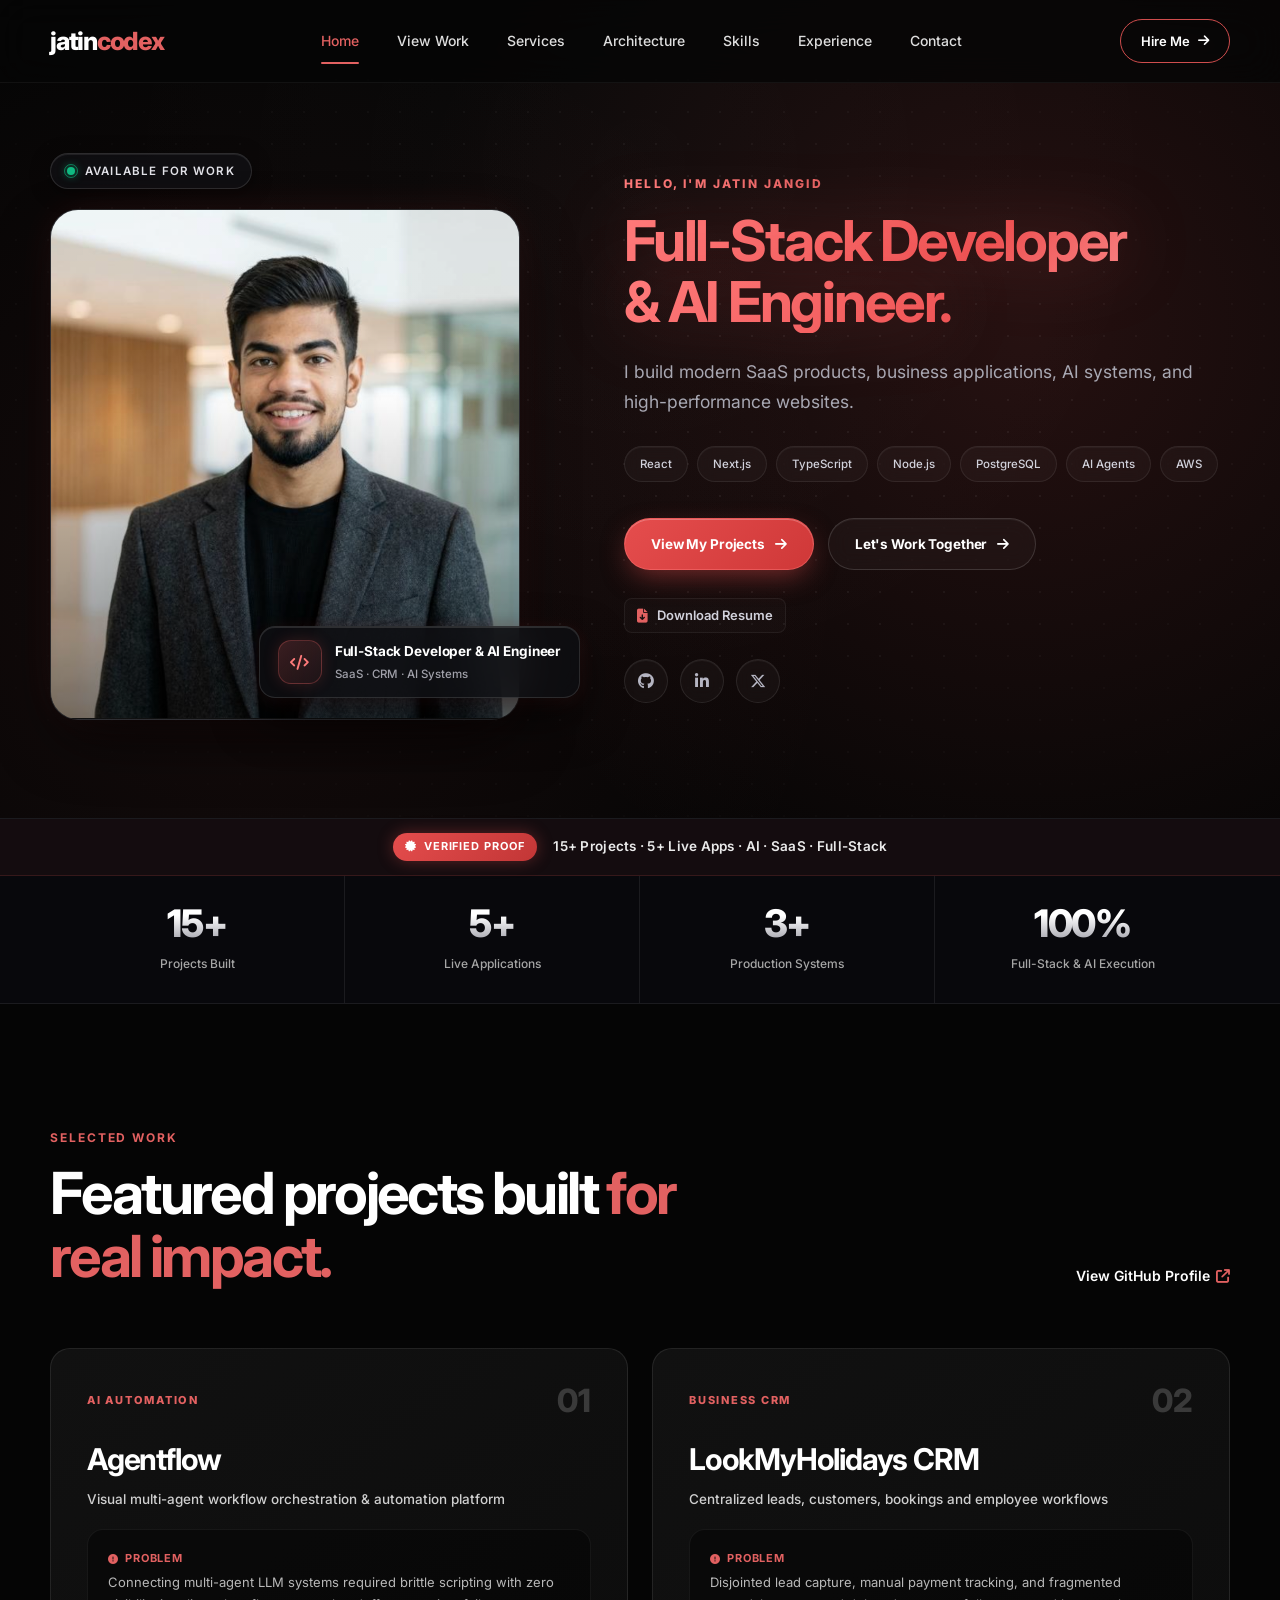
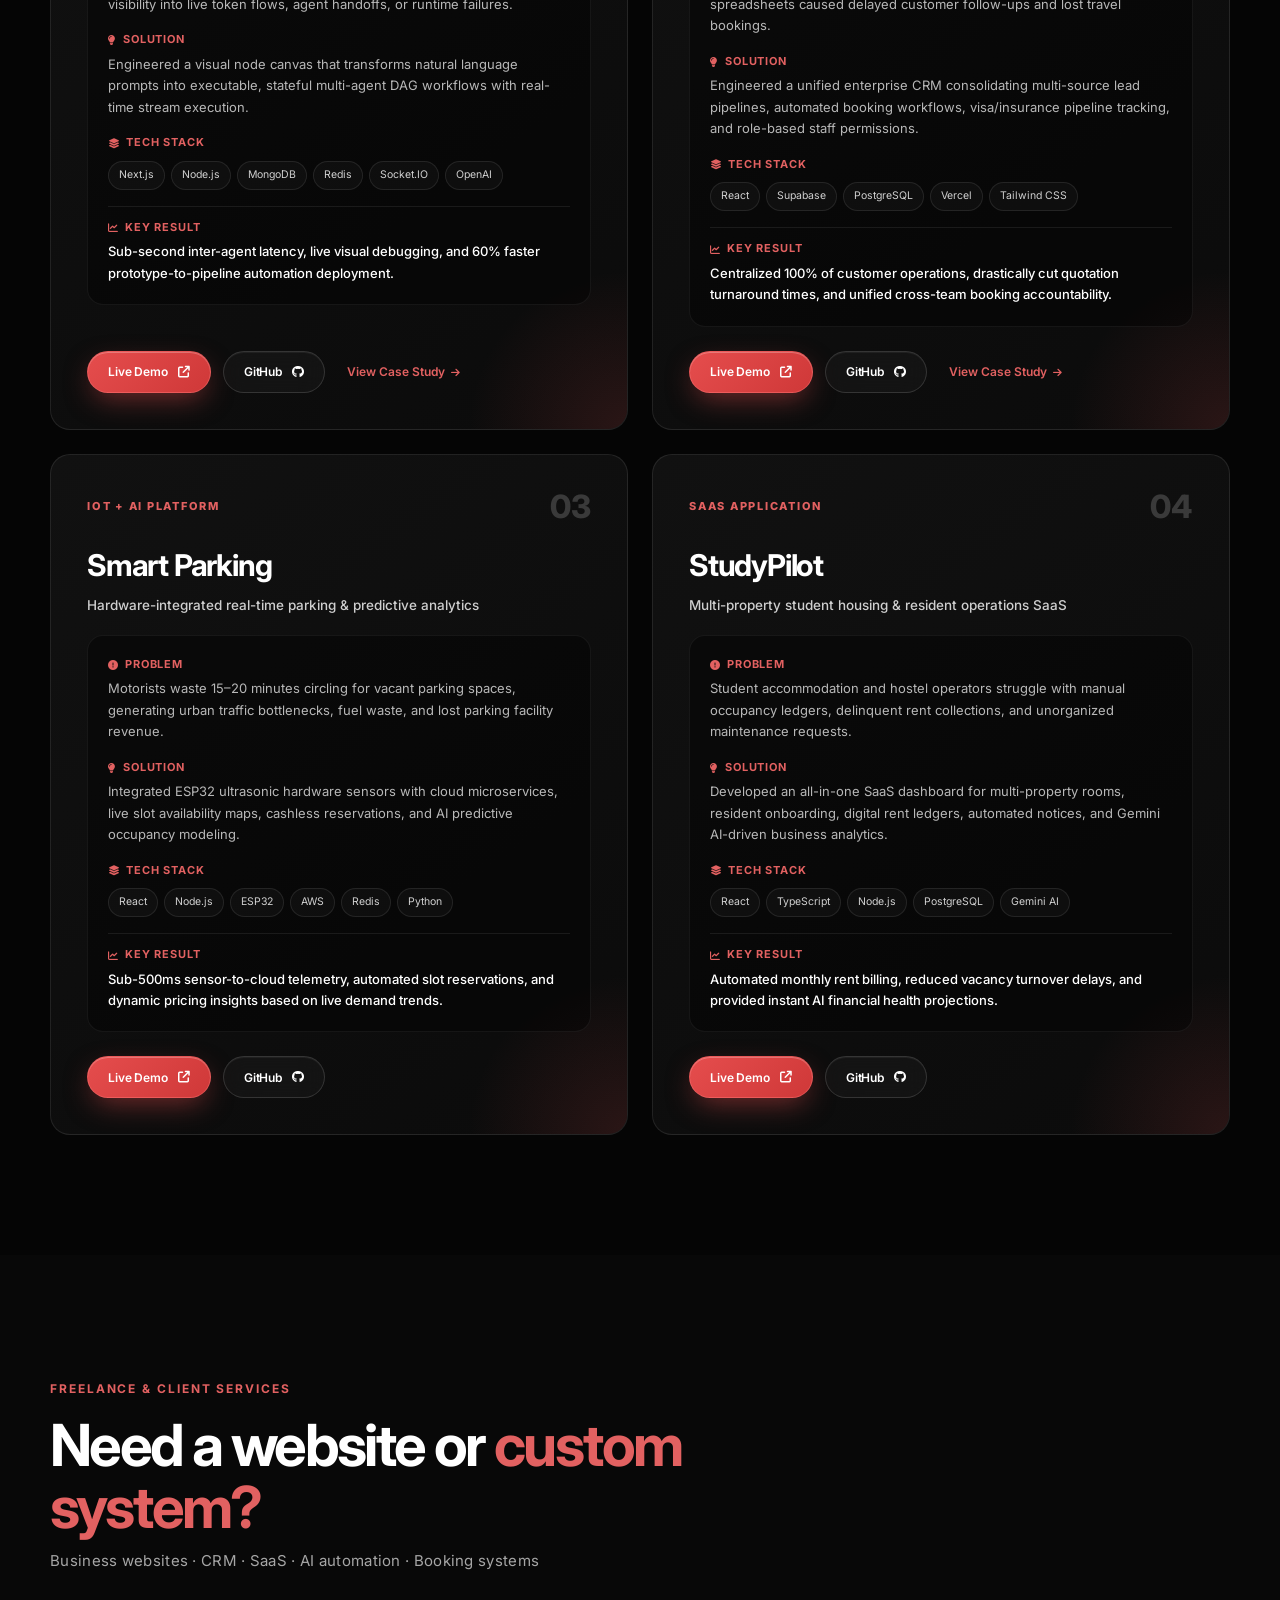
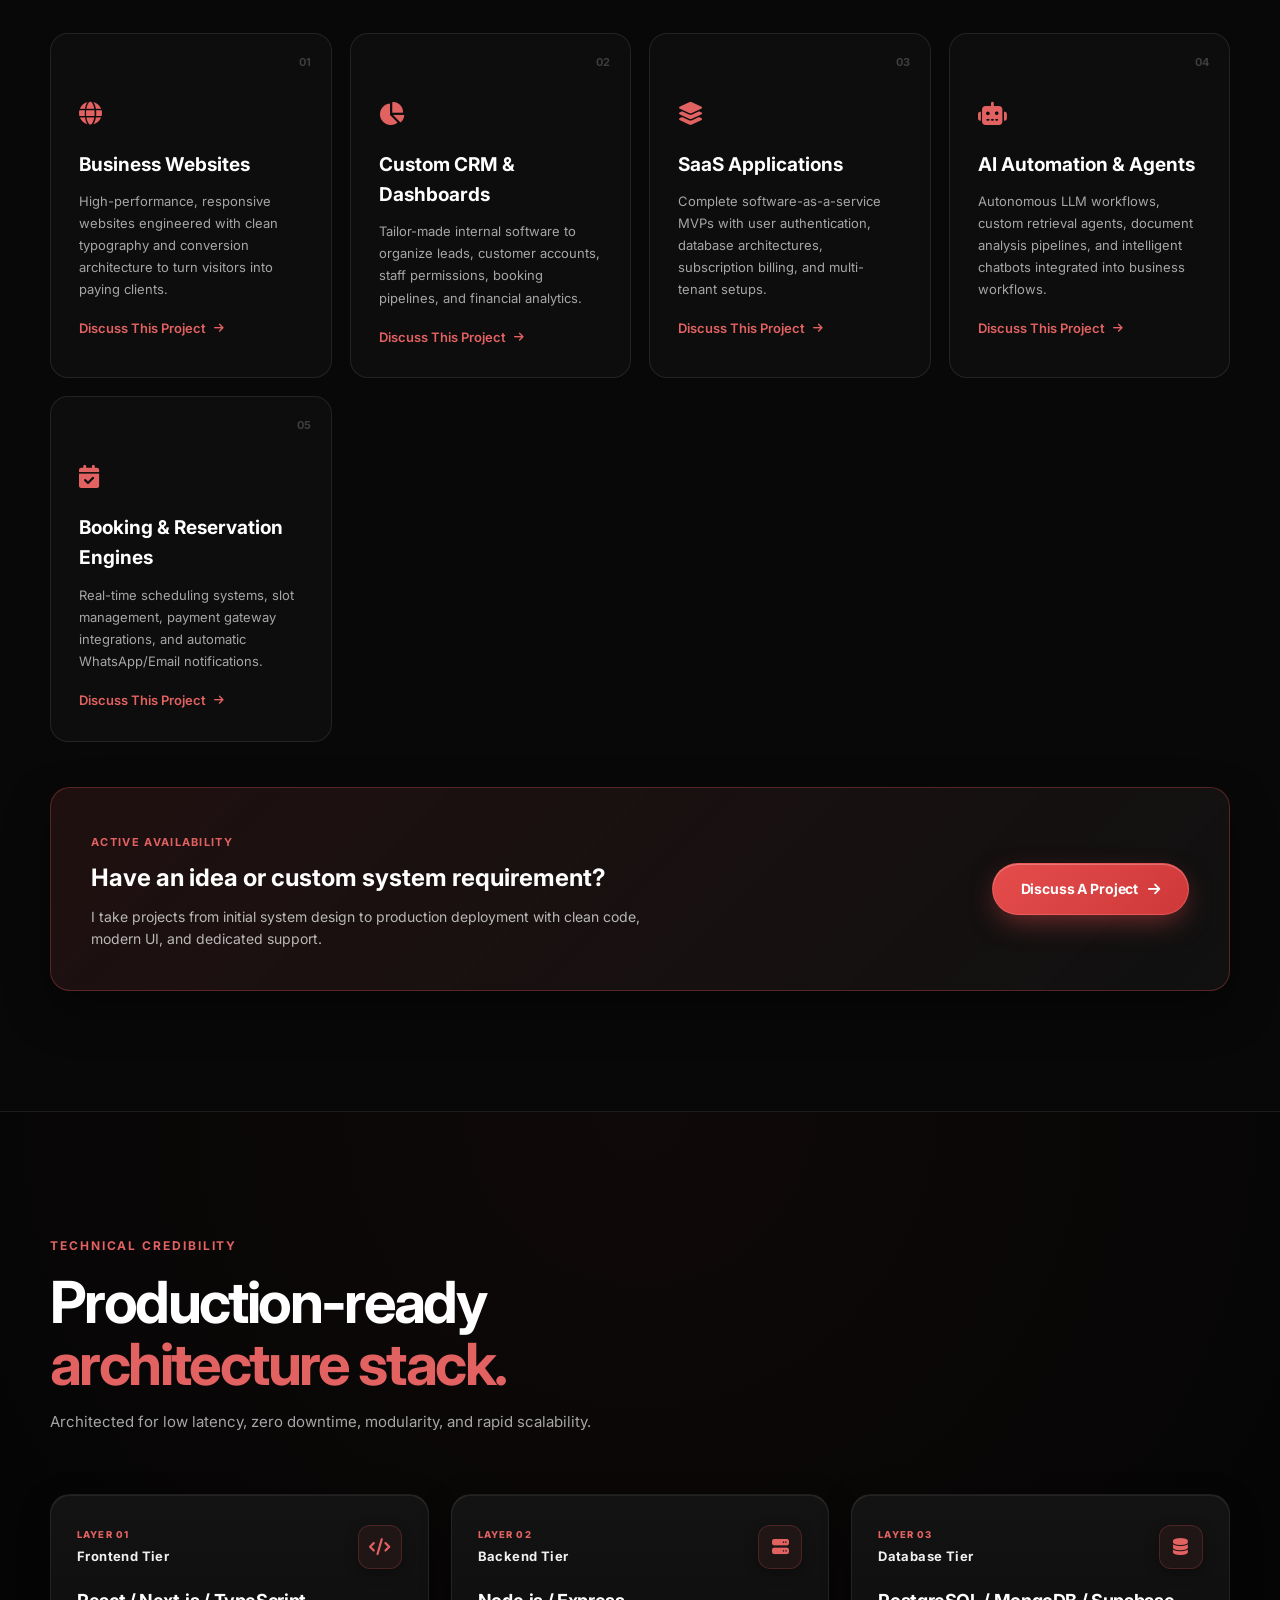
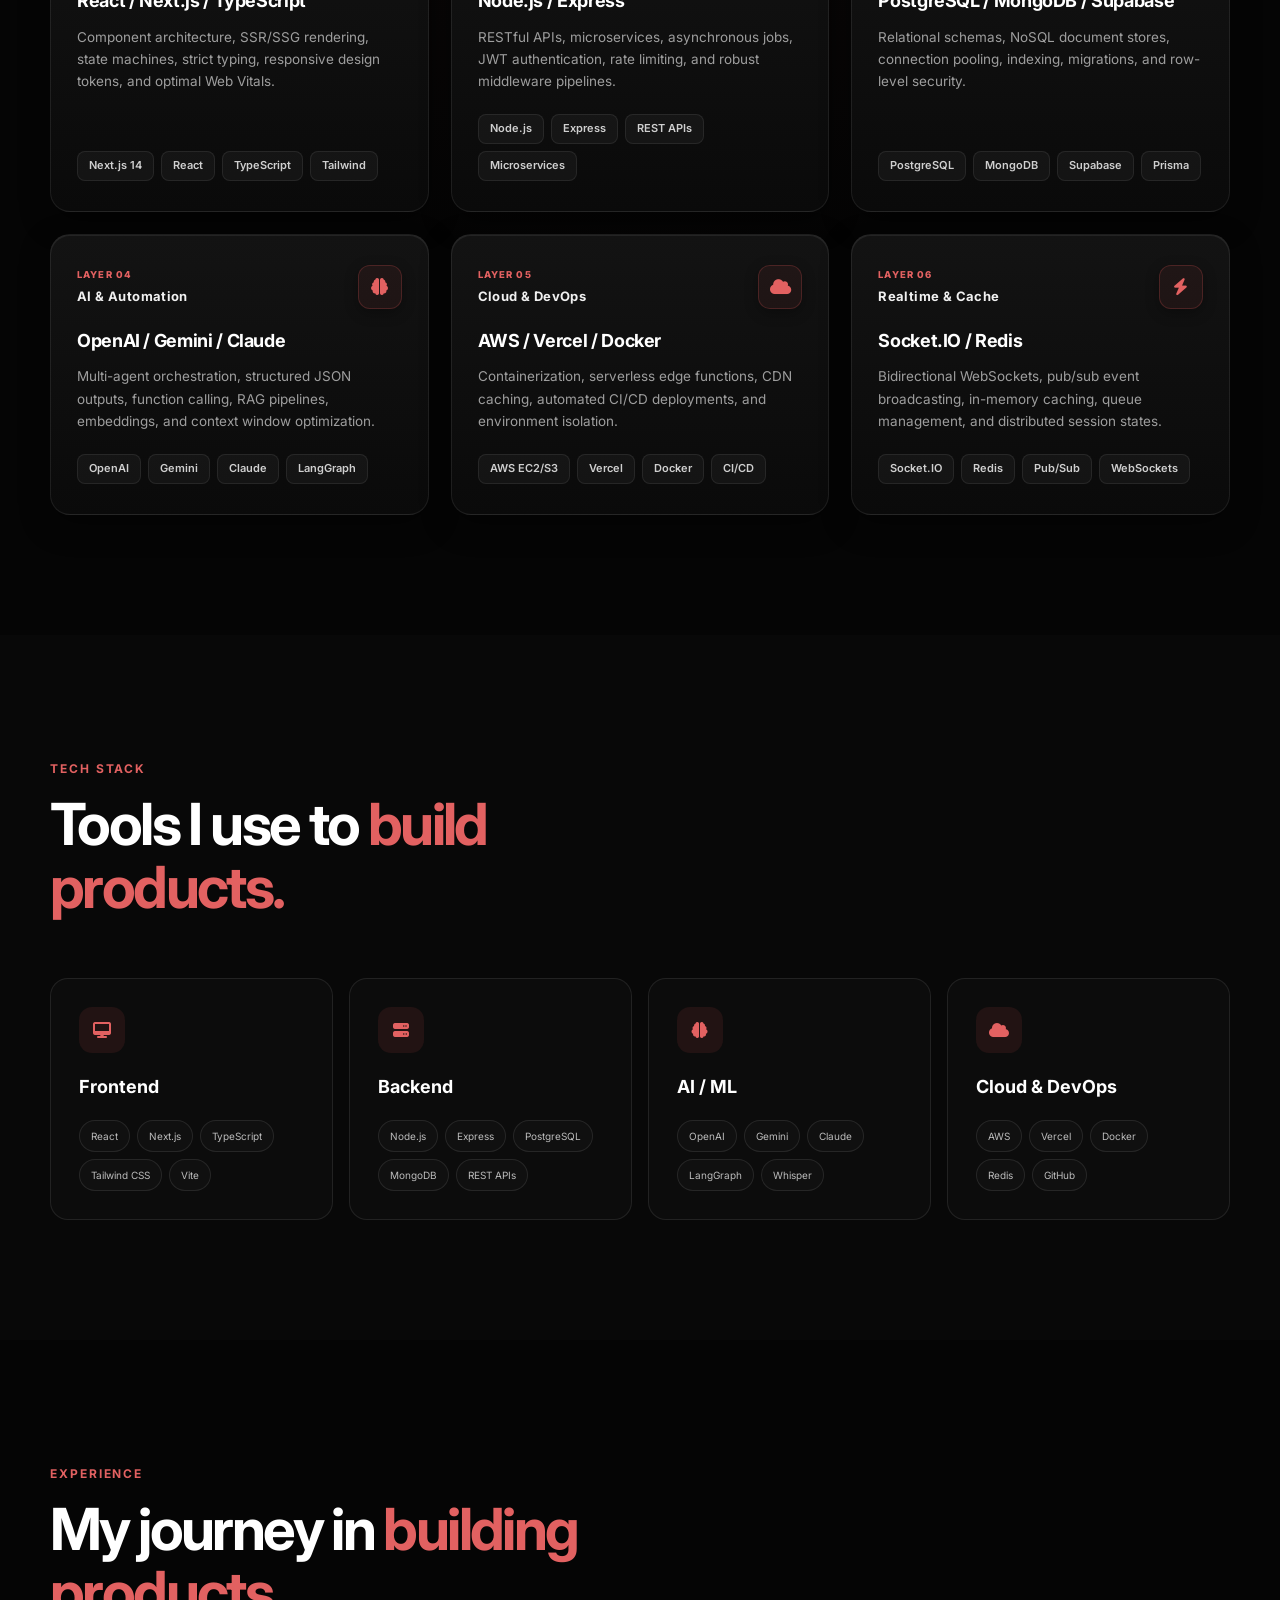
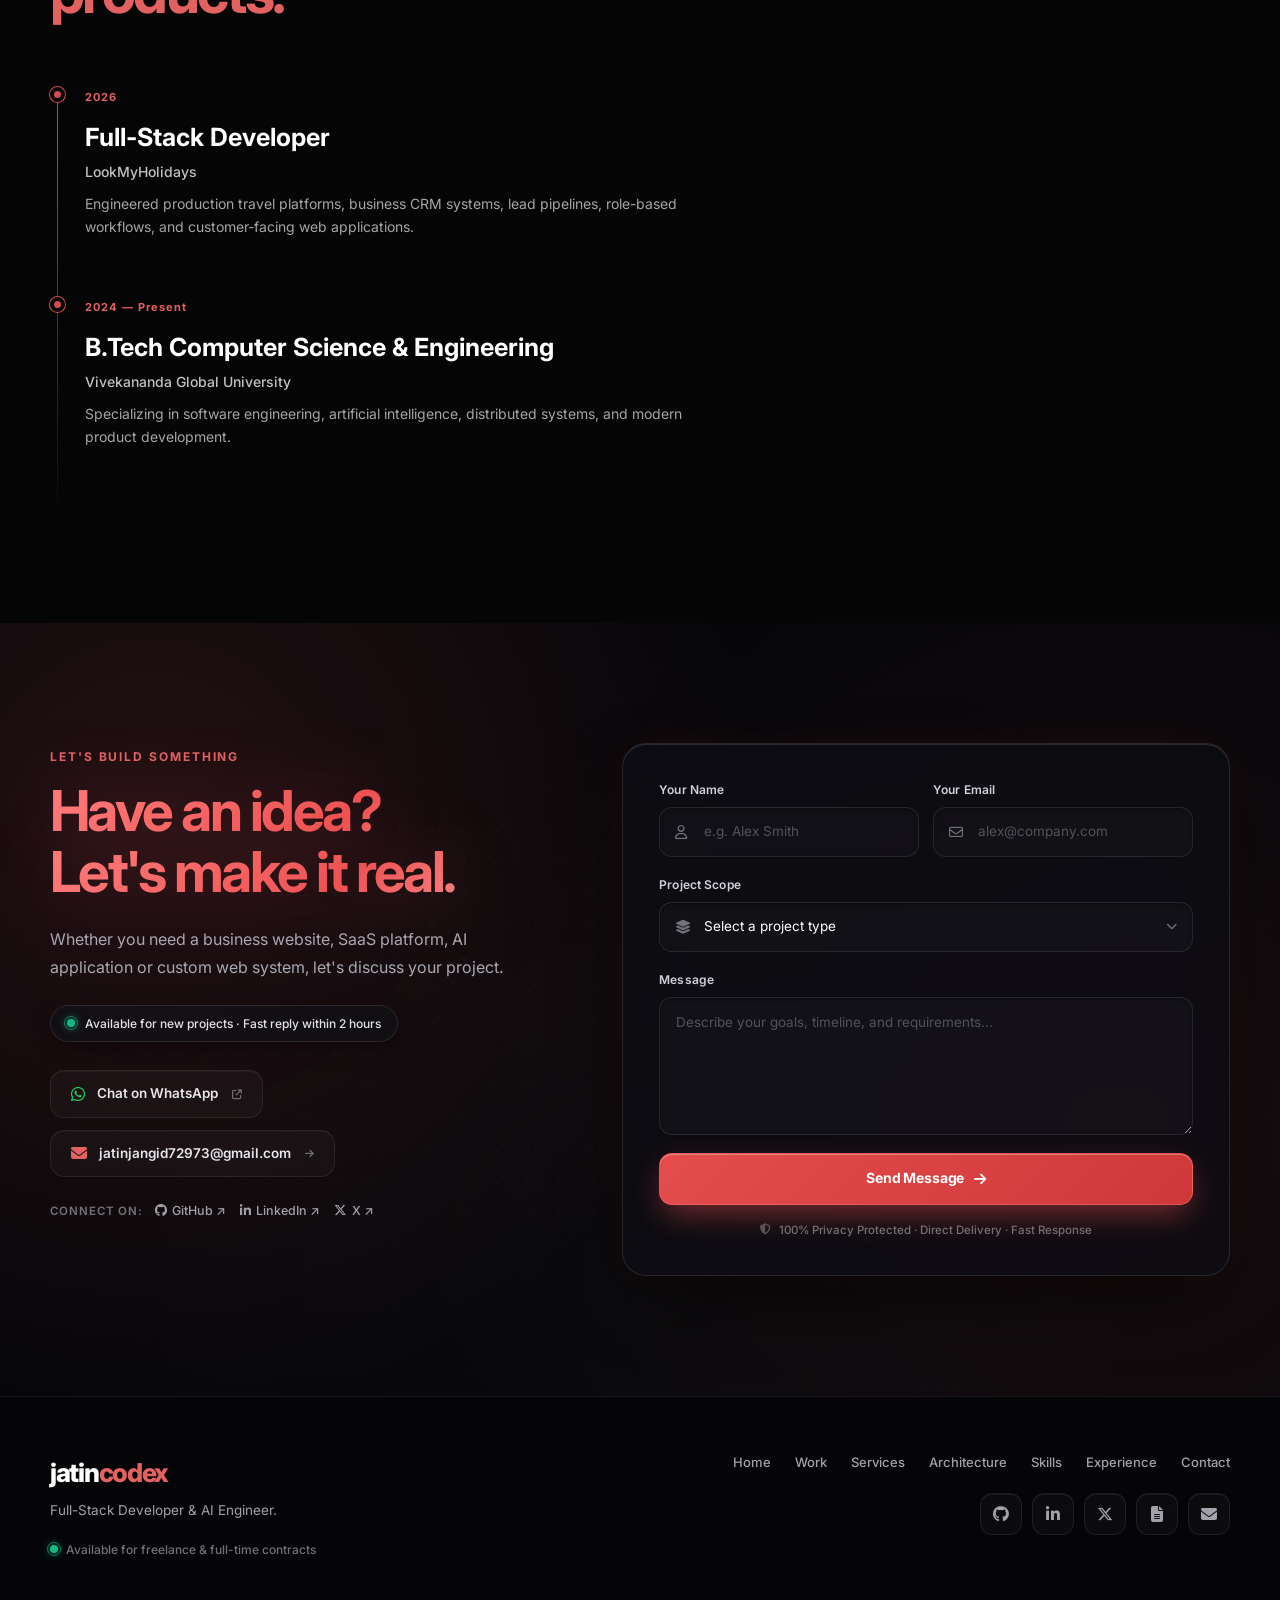
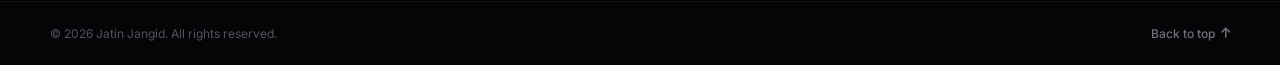
<file: index.html>
<!DOCTYPE html>
<html lang="en">

<head>
  <meta charset="UTF-8" />
  <meta name="viewport" content="width=device-width, initial-scale=1.0" />

  <meta name="description"
    content="Jatin Jangid — Full-Stack Developer & AI Engineer building modern SaaS, AI applications and scalable business systems." />

  <title>Jatin Jangid | Full-Stack Developer & AI Engineer</title>

  <link rel="preconnect" href="https://fonts.googleapis.com" />

  <link rel="preconnect" href="https://fonts.gstatic.com" crossorigin />

  <link href="https://fonts.googleapis.com/css2?family=Inter:wght@400;500;600;700;800&display=swap" rel="stylesheet" />

  <link rel="stylesheet" href="https://cdnjs.cloudflare.com/ajax/libs/font-awesome/6.5.2/css/all.min.css" />

  <link rel="stylesheet" href="style.css?v=3.1" />
</head>

<body>

  <!-- ================= NAVBAR ================= -->
  <header class="navbar">
    <div class="container nav-wrapper">

      <a href="#home" class="logo">
        jatin<span>codex</span>
      </a>

      <nav class="nav-links" id="navLinks">
        <a class="active" href="#home">Home</a>
        <a href="#work">View Work</a>
        <a href="#services">Services</a>
        <a href="#architecture">Architecture</a>
        <a href="#skills">Skills</a>
        <a href="#experience">Experience</a>
        <a href="#contact">Contact</a>
      </nav>

      <a href="#contact" class="nav-cta">
        Hire Me <i class="fa-solid fa-arrow-right"></i>
      </a>

      <button class="mobile-menu" id="mobileMenuBtn" aria-label="Toggle Menu">
        <i class="fa-solid fa-bars" id="menuIcon"></i>
      </button>

    </div>
  </header>


  <!-- ================= HERO ================= -->
  <main>

    <section class="hero" id="home">

      <div class="hero-bg"></div>

      <div class="container hero-grid">

        <!-- Photo -->
        <div class="hero-image-wrap">

          <div class="availability">
            <span class="status-dot"></span>
            Available for work
          </div>

          <div class="image-frame">
            <img src="jatinn.png" alt="Jatin Jangid" loading="eager" fetchpriority="high" />
          </div>

          <div class="floating-card">
            <div class="mini-icon">
              <i class="fa-solid fa-code"></i>
            </div>

            <div>
              <strong>Full-Stack Developer &amp; AI Engineer</strong>
              <span>SaaS · CRM · AI Systems</span>
            </div>
          </div>

        </div>


        <!-- Content -->
        <div class="hero-content">

          <p class="eyebrow">
            HELLO, I'M JATIN JANGID
          </p>

          <h1>
            <span class="hero-title-line">Full-Stack Developer</span>
            <span class="hero-title-accent">&amp; AI Engineer.</span>
          </h1>

          <p class="hero-description">
            I build modern SaaS products, business applications, AI systems, and high-performance websites.
          </p>

          <div class="hero-tech">
            <span>React</span>
            <span>Next.js</span>
            <span>TypeScript</span>
            <span>Node.js</span>
            <span>PostgreSQL</span>
            <span>AI Agents</span>
            <span>AWS</span>
          </div>

          <div class="hero-buttons">

            <a href="#work" class="btn btn-primary">
              View My Projects
              <i class="fa-solid fa-arrow-right"></i>
            </a>

            <a href="#contact" class="btn btn-outline">
              Let's Work Together
              <i class="fa-solid fa-arrow-right"></i>
            </a>

          </div>

          <div class="hero-resume-action">
            <a href="mailto:jatinjangid72973@gmail.com?subject=Resume%20Request%20-%20Jatin%20Jangid"
              class="hero-resume-link">
              <i class="fa-solid fa-file-arrow-down"></i>
              Download Resume
            </a>
          </div>

          <div class="social-links">

            <a href="https://github.com/jatinnjangid" target="_blank" rel="noopener noreferrer" aria-label="GitHub">
              <i class="fa-brands fa-github"></i>
            </a>

            <a href="https://www.linkedin.com/in/jatinnjangid" target="_blank" rel="noopener noreferrer"
              aria-label="LinkedIn">
              <i class="fa-brands fa-linkedin-in"></i>
            </a>

            <a href="https://x.com/jatin_jangid80" target="_blank" rel="noopener noreferrer" aria-label="X">
              <i class="fa-brands fa-x-twitter"></i>
            </a>

          </div>

        </div>

      </div>

    </section>


    <!-- ================= PROOF & STATS ================= -->
    <section class="stats">
      <div class="proof-strip">
        <span class="proof-badge"><i class="fa-solid fa-certificate"></i> Verified Proof</span>
        <span class="proof-text">15+ Projects · 5+ Live Apps · AI · SaaS · Full-Stack</span>
      </div>

      <div class="container stats-grid">

        <div class="stat-card">
          <strong>15+</strong>
          <span>Projects Built</span>
        </div>

        <div class="stat-card">
          <strong>5+</strong>
          <span>Live Applications</span>
        </div>

        <div class="stat-card">
          <strong>3+</strong>
          <span>Production Systems</span>
        </div>

        <div class="stat-card">
          <strong>100%</strong>
          <span>Full-Stack &amp; AI Execution</span>
        </div>

      </div>
    </section>


    <!-- ================= WORK (CASE-STUDY BASED) ================= -->
    <section class="section" id="work">

      <div class="container">

        <div class="section-heading">

          <div>
            <span class="section-label">SELECTED WORK</span>

            <h2>
              Featured projects built
              <span>for real impact.</span>
            </h2>
          </div>

          <a href="https://github.com/jatinnjangid" target="_blank" rel="noopener noreferrer" class="text-link">
            View GitHub Profile
            <i class="fa-solid fa-arrow-up-right-from-square"></i>
          </a>

        </div>


        <div class="projects-grid">

          <!-- Project 1: Agentflow -->
          <article class="project-card featured">

            <div class="project-card-top">
              <span class="project-category">AI AUTOMATION</span>
              <span class="project-number">01</span>
            </div>

            <div class="project-content">

              <h3>Agentflow</h3>
              <p class="project-tagline">Visual multi-agent workflow orchestration &amp; automation platform</p>

              <div class="case-study-grid">

                <div class="case-block">
                  <span class="case-label">
                    <i class="fa-solid fa-circle-exclamation"></i> Problem
                  </span>
                  <p>
                    Connecting multi-agent LLM systems required brittle scripting with zero visibility into live token
                    flows, agent handoffs, or runtime failures.
                  </p>
                </div>

                <div class="case-block">
                  <span class="case-label">
                    <i class="fa-solid fa-lightbulb"></i> Solution
                  </span>
                  <p>
                    Engineered a visual node canvas that transforms natural language prompts into executable, stateful
                    multi-agent DAG workflows with real-time stream execution.
                  </p>
                </div>

                <div class="case-block">
                  <span class="case-label">
                    <i class="fa-solid fa-layer-group"></i> Tech Stack
                  </span>
                  <div class="project-tags">
                    <span>Next.js</span>
                    <span>Node.js</span>
                    <span>MongoDB</span>
                    <span>Redis</span>
                    <span>Socket.IO</span>
                    <span>OpenAI</span>
                  </div>
                </div>

                <div class="case-block case-result">
                  <span class="case-label">
                    <i class="fa-solid fa-chart-line"></i> Key Result
                  </span>
                  <p>
                    Sub-second inter-agent latency, live visual debugging, and 60% faster prototype-to-pipeline
                    automation deployment.
                  </p>
                </div>

              </div>

              <div class="project-actions">
                <a href="https://github.com/jatinnjangid/Agentic-Ai" target="_blank" rel="noopener noreferrer"
                  class="btn btn-sm btn-primary">
                  Live Demo <i class="fa-solid fa-arrow-up-right-from-square"></i>
                </a>

                <a href="https://github.com/jatinnjangid/Agentic-Ai" target="_blank" rel="noopener noreferrer"
                  class="btn btn-sm btn-outline">
                  GitHub <i class="fa-brands fa-github"></i>
                </a>

                <a href="https://github.com/jatinnjangid/Agentic-Ai#readme" target="_blank" rel="noopener noreferrer"
                  class="case-study-text-link">
                  View Case Study <i class="fa-solid fa-arrow-right"></i>
                </a>
              </div>

            </div>

          </article>


          <!-- Project 2: LookMyHolidays CRM -->
          <article class="project-card">

            <div class="project-card-top">
              <span class="project-category">BUSINESS CRM</span>
              <span class="project-number">02</span>
            </div>

            <div class="project-content">

              <h3>LookMyHolidays CRM</h3>
              <p class="project-tagline">Centralized leads, customers, bookings and employee workflows</p>

              <div class="case-study-grid">

                <div class="case-block">
                  <span class="case-label">
                    <i class="fa-solid fa-circle-exclamation"></i> Problem
                  </span>
                  <p>
                    Disjointed lead capture, manual payment tracking, and fragmented spreadsheets caused delayed
                    customer follow-ups and lost travel bookings.
                  </p>
                </div>

                <div class="case-block">
                  <span class="case-label">
                    <i class="fa-solid fa-lightbulb"></i> Solution
                  </span>
                  <p>
                    Engineered a unified enterprise CRM consolidating multi-source lead pipelines, automated booking
                    workflows, visa/insurance pipeline tracking, and role-based staff permissions.
                  </p>
                </div>

                <div class="case-block">
                  <span class="case-label">
                    <i class="fa-solid fa-layer-group"></i> Tech Stack
                  </span>
                  <div class="project-tags">
                    <span>React</span>
                    <span>Supabase</span>
                    <span>PostgreSQL</span>
                    <span>Vercel</span>
                    <span>Tailwind CSS</span>
                  </div>
                </div>

                <div class="case-block case-result">
                  <span class="case-label">
                    <i class="fa-solid fa-chart-line"></i> Key Result
                  </span>
                  <p>
                    Centralized 100% of customer operations, drastically cut quotation turnaround times, and unified
                    cross-team booking accountability.
                  </p>
                </div>

              </div>

              <div class="project-actions">
                <a href="https://github.com/jatinnjangid/CRM-lookmywebsites" target="_blank" rel="noopener noreferrer"
                  class="btn btn-sm btn-primary">
                  Live Demo <i class="fa-solid fa-arrow-up-right-from-square"></i>
                </a>

                <a href="https://github.com/jatinnjangid/CRM-lookmywebsites" target="_blank" rel="noopener noreferrer"
                  class="btn btn-sm btn-outline">
                  GitHub <i class="fa-brands fa-github"></i>
                </a>

                <a href="https://github.com/jatinnjangid/CRM-lookmywebsites#readme" target="_blank"
                  rel="noopener noreferrer" class="case-study-text-link">
                  View Case Study <i class="fa-solid fa-arrow-right"></i>
                </a>
              </div>

            </div>

          </article>


          <!-- Project 3: Smart Parking -->
          <article class="project-card">

            <div class="project-card-top">
              <span class="project-category">IOT + AI PLATFORM</span>
              <span class="project-number">03</span>
            </div>

            <div class="project-content">

              <h3>Smart Parking</h3>
              <p class="project-tagline">Hardware-integrated real-time parking &amp; predictive analytics</p>

              <div class="case-study-grid">

                <div class="case-block">
                  <span class="case-label">
                    <i class="fa-solid fa-circle-exclamation"></i> Problem
                  </span>
                  <p>
                    Motorists waste 15–20 minutes circling for vacant parking spaces, generating urban traffic
                    bottlenecks, fuel waste, and lost parking facility revenue.
                  </p>
                </div>

                <div class="case-block">
                  <span class="case-label">
                    <i class="fa-solid fa-lightbulb"></i> Solution
                  </span>
                  <p>
                    Integrated ESP32 ultrasonic hardware sensors with cloud microservices, live slot availability maps,
                    cashless reservations, and AI predictive occupancy modeling.
                  </p>
                </div>

                <div class="case-block">
                  <span class="case-label">
                    <i class="fa-solid fa-layer-group"></i> Tech Stack
                  </span>
                  <div class="project-tags">
                    <span>React</span>
                    <span>Node.js</span>
                    <span>ESP32</span>
                    <span>AWS</span>
                    <span>Redis</span>
                    <span>Python</span>
                  </div>
                </div>

                <div class="case-block case-result">
                  <span class="case-label">
                    <i class="fa-solid fa-chart-line"></i> Key Result
                  </span>
                  <p>
                    Sub-500ms sensor-to-cloud telemetry, automated slot reservations, and dynamic pricing insights based
                    on live demand trends.
                  </p>
                </div>

              </div>

              <div class="project-actions">
                <a href="https://github.com/jatinnjangid/Smart-parking-" target="_blank" rel="noopener noreferrer"
                  class="btn btn-sm btn-primary">
                  Live Demo <i class="fa-solid fa-arrow-up-right-from-square"></i>
                </a>

                <a href="https://github.com/jatinnjangid/Smart-parking-" target="_blank" rel="noopener noreferrer"
                  class="btn btn-sm btn-outline">
                  GitHub <i class="fa-brands fa-github"></i>
                </a>
              </div>

            </div>

          </article>


          <!-- Project 4: StudyPilot -->
          <article class="project-card">

            <div class="project-card-top">
              <span class="project-category">SAAS APPLICATION</span>
              <span class="project-number">04</span>
            </div>

            <div class="project-content">

              <h3>StudyPilot</h3>
              <p class="project-tagline">Multi-property student housing &amp; resident operations SaaS</p>

              <div class="case-study-grid">

                <div class="case-block">
                  <span class="case-label">
                    <i class="fa-solid fa-circle-exclamation"></i> Problem
                  </span>
                  <p>
                    Student accommodation and hostel operators struggle with manual occupancy ledgers, delinquent rent
                    collections, and unorganized maintenance requests.
                  </p>
                </div>

                <div class="case-block">
                  <span class="case-label">
                    <i class="fa-solid fa-lightbulb"></i> Solution
                  </span>
                  <p>
                    Developed an all-in-one SaaS dashboard for multi-property rooms, resident onboarding, digital rent
                    ledgers, automated notices, and Gemini AI-driven business analytics.
                  </p>
                </div>

                <div class="case-block">
                  <span class="case-label">
                    <i class="fa-solid fa-layer-group"></i> Tech Stack
                  </span>
                  <div class="project-tags">
                    <span>React</span>
                    <span>TypeScript</span>
                    <span>Node.js</span>
                    <span>PostgreSQL</span>
                    <span>Gemini AI</span>
                  </div>
                </div>

                <div class="case-block case-result">
                  <span class="case-label">
                    <i class="fa-solid fa-chart-line"></i> Key Result
                  </span>
                  <p>
                    Automated monthly rent billing, reduced vacancy turnover delays, and provided instant AI financial
                    health projections.
                  </p>
                </div>

              </div>

              <div class="project-actions">
                <a href="https://github.com/jatinnjangid/Studypoint" target="_blank" rel="noopener noreferrer"
                  class="btn btn-sm btn-primary">
                  Live Demo <i class="fa-solid fa-arrow-up-right-from-square"></i>
                </a>

                <a href="https://github.com/jatinnjangid/Studypoint" target="_blank" rel="noopener noreferrer"
                  class="btn btn-sm btn-outline">
                  GitHub <i class="fa-brands fa-github"></i>
                </a>
              </div>

            </div>

          </article>

        </div>

      </div>

    </section>


    <!-- ================= SERVICES & FREELANCE SOLUTIONS ================= -->
    <section class="section services-section" id="services">

      <div class="container">

        <div class="section-heading">

          <div>
            <span class="section-label">FREELANCE &amp; CLIENT SERVICES</span>

            <h2>
              Need a website or
              <span>custom system?</span>
            </h2>

            <p class="section-subtext">
              Business websites · CRM · SaaS · AI automation · Booking systems
            </p>
          </div>

        </div>


        <div class="services-grid">

          <div class="service-card">
            <span>01</span>
            <i class="fa-solid fa-globe"></i>
            <h3>Business Websites</h3>
            <p>
              High-performance, responsive websites engineered with clean typography and conversion architecture to turn
              visitors into paying clients.
            </p>
            <a href="#contact" class="service-action-link" data-project-type="Business Website">
              Discuss This Project <i class="fa-solid fa-arrow-right"></i>
            </a>
          </div>

          <div class="service-card">
            <span>02</span>
            <i class="fa-solid fa-chart-pie"></i>
            <h3>Custom CRM &amp; Dashboards</h3>
            <p>
              Tailor-made internal software to organize leads, customer accounts, staff permissions, booking pipelines,
              and financial analytics.
            </p>
            <a href="#contact" class="service-action-link" data-project-type="Custom CRM / Dashboard">
              Discuss This Project <i class="fa-solid fa-arrow-right"></i>
            </a>
          </div>

          <div class="service-card">
            <span>03</span>
            <i class="fa-solid fa-layer-group"></i>
            <h3>SaaS Applications</h3>
            <p>
              Complete software-as-a-service MVPs with user authentication, database architectures, subscription
              billing, and multi-tenant setups.
            </p>
            <a href="#contact" class="service-action-link" data-project-type="SaaS Application">
              Discuss This Project <i class="fa-solid fa-arrow-right"></i>
            </a>
          </div>

          <div class="service-card">
            <span>04</span>
            <i class="fa-solid fa-robot"></i>
            <h3>AI Automation &amp; Agents</h3>
            <p>
              Autonomous LLM workflows, custom retrieval agents, document analysis pipelines, and intelligent chatbots
              integrated into business workflows.
            </p>
            <a href="#contact" class="service-action-link" data-project-type="AI Automation / System">
              Discuss This Project <i class="fa-solid fa-arrow-right"></i>
            </a>
          </div>

          <div class="service-card">
            <span>05</span>
            <i class="fa-solid fa-calendar-check"></i>
            <h3>Booking &amp; Reservation Engines</h3>
            <p>
              Real-time scheduling systems, slot management, payment gateway integrations, and automatic WhatsApp/Email
              notifications.
            </p>
            <a href="#contact" class="service-action-link" data-project-type="Booking / Reservation Engine">
              Discuss This Project <i class="fa-solid fa-arrow-right"></i>
            </a>
          </div>

        </div>


        <!-- Freelance Callout Banner -->
        <div class="freelance-banner">
          <div class="freelance-banner-text">
            <span class="cta-badge">ACTIVE AVAILABILITY</span>
            <h3>Have an idea or custom system requirement?</h3>
            <p>
              I take projects from initial system design to production deployment with clean code, modern UI, and
              dedicated support.
            </p>
          </div>

          <a href="#contact" class="btn btn-primary cta-btn">
            Discuss A Project <i class="fa-solid fa-arrow-right"></i>
          </a>
        </div>

      </div>

    </section>


    <!-- ================= TECHNICAL ARCHITECTURE ================= -->
    <section class="section architecture-section" id="architecture">

      <div class="container">

        <div class="section-heading">

          <div>
            <span class="section-label">TECHNICAL CREDIBILITY</span>

            <h2>
              Production-ready
              <span>architecture stack.</span>
            </h2>

            <p class="architecture-subtext">
              Architected for low latency, zero downtime, modularity, and rapid scalability.
            </p>
          </div>

        </div>

        <div class="architecture-grid">

          <!-- Layer 1: Frontend -->
          <div class="arch-card">
            <div class="arch-header">
              <div class="arch-layer-wrap">
                <span class="arch-tier-badge">LAYER 01</span>
                <span class="arch-layer">Frontend Tier</span>
              </div>
              <div class="arch-icon">
                <i class="fa-solid fa-code"></i>
              </div>
            </div>
            <h3>React / Next.js / TypeScript</h3>
            <p>
              Component architecture, SSR/SSG rendering, state machines, strict typing, responsive design tokens, and
              optimal Web Vitals.
            </p>
            <div class="arch-pills">
              <span>Next.js 14</span>
              <span>React</span>
              <span>TypeScript</span>
              <span>Tailwind</span>
            </div>
          </div>

          <!-- Layer 2: Backend -->
          <div class="arch-card">
            <div class="arch-header">
              <div class="arch-layer-wrap">
                <span class="arch-tier-badge">LAYER 02</span>
                <span class="arch-layer">Backend Tier</span>
              </div>
              <div class="arch-icon">
                <i class="fa-solid fa-server"></i>
              </div>
            </div>
            <h3>Node.js / Express</h3>
            <p>
              RESTful APIs, microservices, asynchronous jobs, JWT authentication, rate limiting, and robust middleware
              pipelines.
            </p>
            <div class="arch-pills">
              <span>Node.js</span>
              <span>Express</span>
              <span>REST APIs</span>
              <span>Microservices</span>
            </div>
          </div>

          <!-- Layer 3: Database -->
          <div class="arch-card">
            <div class="arch-header">
              <div class="arch-layer-wrap">
                <span class="arch-tier-badge">LAYER 03</span>
                <span class="arch-layer">Database Tier</span>
              </div>
              <div class="arch-icon">
                <i class="fa-solid fa-database"></i>
              </div>
            </div>
            <h3>PostgreSQL / MongoDB / Supabase</h3>
            <p>
              Relational schemas, NoSQL document stores, connection pooling, indexing, migrations, and row-level
              security.
            </p>
            <div class="arch-pills">
              <span>PostgreSQL</span>
              <span>MongoDB</span>
              <span>Supabase</span>
              <span>Prisma</span>
            </div>
          </div>

          <!-- Layer 4: AI -->
          <div class="arch-card">
            <div class="arch-header">
              <div class="arch-layer-wrap">
                <span class="arch-tier-badge">LAYER 04</span>
                <span class="arch-layer">AI &amp; Automation</span>
              </div>
              <div class="arch-icon">
                <i class="fa-solid fa-brain"></i>
              </div>
            </div>
            <h3>OpenAI / Gemini / Claude</h3>
            <p>
              Multi-agent orchestration, structured JSON outputs, function calling, RAG pipelines, embeddings, and
              context window optimization.
            </p>
            <div class="arch-pills">
              <span>OpenAI</span>
              <span>Gemini</span>
              <span>Claude</span>
              <span>LangGraph</span>
            </div>
          </div>

          <!-- Layer 5: Cloud -->
          <div class="arch-card">
            <div class="arch-header">
              <div class="arch-layer-wrap">
                <span class="arch-tier-badge">LAYER 05</span>
                <span class="arch-layer">Cloud &amp; DevOps</span>
              </div>
              <div class="arch-icon">
                <i class="fa-solid fa-cloud"></i>
              </div>
            </div>
            <h3>AWS / Vercel / Docker</h3>
            <p>
              Containerization, serverless edge functions, CDN caching, automated CI/CD deployments, and environment
              isolation.
            </p>
            <div class="arch-pills">
              <span>AWS EC2/S3</span>
              <span>Vercel</span>
              <span>Docker</span>
              <span>CI/CD</span>
            </div>
          </div>

          <!-- Layer 6: Realtime -->
          <div class="arch-card">
            <div class="arch-header">
              <div class="arch-layer-wrap">
                <span class="arch-tier-badge">LAYER 06</span>
                <span class="arch-layer">Realtime &amp; Cache</span>
              </div>
              <div class="arch-icon">
                <i class="fa-solid fa-bolt"></i>
              </div>
            </div>
            <h3>Socket.IO / Redis</h3>
            <p>
              Bidirectional WebSockets, pub/sub event broadcasting, in-memory caching, queue management, and distributed
              session states.
            </p>
            <div class="arch-pills">
              <span>Socket.IO</span>
              <span>Redis</span>
              <span>Pub/Sub</span>
              <span>WebSockets</span>
            </div>
          </div>

        </div>

      </div>

    </section>


    <!-- ================= SKILLS ================= -->
    <section class="section skills-section" id="skills">

      <div class="container">

        <div class="section-heading">
          <div>
            <span class="section-label">TECH STACK</span>

            <h2>
              Tools I use to
              <span>build products.</span>
            </h2>
          </div>
        </div>


        <div class="skills-grid">

          <div class="skill-group">
            <div class="skill-icon">
              <i class="fa-solid fa-desktop"></i>
            </div>

            <h3>Frontend</h3>

            <div class="skill-list">
              <span>React</span>
              <span>Next.js</span>
              <span>TypeScript</span>
              <span>Tailwind CSS</span>
              <span>Vite</span>
            </div>
          </div>


          <div class="skill-group">
            <div class="skill-icon">
              <i class="fa-solid fa-server"></i>
            </div>

            <h3>Backend</h3>

            <div class="skill-list">
              <span>Node.js</span>
              <span>Express</span>
              <span>PostgreSQL</span>
              <span>MongoDB</span>
              <span>REST APIs</span>
            </div>
          </div>


          <div class="skill-group">
            <div class="skill-icon">
              <i class="fa-solid fa-brain"></i>
            </div>

            <h3>AI / ML</h3>

            <div class="skill-list">
              <span>OpenAI</span>
              <span>Gemini</span>
              <span>Claude</span>
              <span>LangGraph</span>
              <span>Whisper</span>
            </div>
          </div>


          <div class="skill-group">
            <div class="skill-icon">
              <i class="fa-solid fa-cloud"></i>
            </div>

            <h3>Cloud &amp; DevOps</h3>

            <div class="skill-list">
              <span>AWS</span>
              <span>Vercel</span>
              <span>Docker</span>
              <span>Redis</span>
              <span>GitHub</span>
            </div>
          </div>

        </div>

      </div>

    </section>


    <!-- ================= EXPERIENCE ================= -->
    <section class="section" id="experience">

      <div class="container">

        <div class="section-heading">
          <div>
            <span class="section-label">EXPERIENCE</span>

            <h2>
              My journey in
              <span>building products.</span>
            </h2>
          </div>
        </div>


        <div class="timeline">

          <div class="timeline-item">

            <div class="timeline-dot"></div>

            <div class="timeline-content">

              <span class="timeline-date">
                2026
              </span>

              <h3>
                Full-Stack Developer
              </h3>

              <h4>
                LookMyHolidays
              </h4>

              <p>
                Engineered production travel platforms, business CRM systems, lead pipelines, role-based workflows, and
                customer-facing web applications.
              </p>

            </div>

          </div>


          <div class="timeline-item">

            <div class="timeline-dot"></div>

            <div class="timeline-content">

              <span class="timeline-date">
                2024 — Present
              </span>

              <h3>
                B.Tech Computer Science &amp; Engineering
              </h3>

              <h4>
                Vivekananda Global University
              </h4>

              <p>
                Specializing in software engineering, artificial intelligence, distributed systems, and modern product
                development.
              </p>

            </div>

          </div>

        </div>

      </div>

    </section>


    <!-- ================= CONTACT ================= -->
    <section class="section contact-section" id="contact">

      <div class="container contact-grid">

        <div class="contact-content">

          <span class="section-label">
            LET'S BUILD SOMETHING
          </span>

          <h2>
            <span class="contact-title-top">Have an idea?</span>
            <span class="contact-title-accent">Let's make it real.</span>
          </h2>

          <p>
            Whether you need a business website, SaaS platform,
            AI application or custom web system, let's discuss
            your project.
          </p>

          <div class="contact-status-chip">
            <span class="status-dot"></span>
            <span>Available for new projects · Fast reply within 2 hours</span>
          </div>

          <div class="contact-quick-links">

            <a href="https://wa.me/?text=Hi%20Jatin,%20I'd%20like%20to%20discuss%20a%20project" target="_blank"
              rel="noopener noreferrer" class="contact-pill-link whatsapp">
              <i class="fa-brands fa-whatsapp"></i>
              <span>Chat on WhatsApp</span>
              <i class="fa-solid fa-arrow-up-right-from-square mini-arrow"></i>
            </a>

            <a href="mailto:jatinjangid72973@gmail.com" class="contact-pill-link email">
              <i class="fa-solid fa-envelope"></i>
              <span>jatinjangid72973@gmail.com</span>
              <i class="fa-solid fa-arrow-right mini-arrow"></i>
            </a>

          </div>

          <div class="contact-social-row">
            <span class="social-label">Connect on:</span>
            <div class="contact-social-mini">
              <a href="https://github.com/jatinnjangid" target="_blank" rel="noopener noreferrer">
                <i class="fa-brands fa-github"></i> GitHub ↗
              </a>

              <a href="https://www.linkedin.com/in/jatinnjangid" target="_blank" rel="noopener noreferrer">
                <i class="fa-brands fa-linkedin-in"></i> LinkedIn ↗
              </a>

              <a href="https://x.com/jatin_jangid80" target="_blank" rel="noopener noreferrer">
                <i class="fa-brands fa-x-twitter"></i> X ↗
              </a>
            </div>
          </div>

        </div>


        <form class="contact-form" action="https://formspree.io/f/mkjobrng" method="POST">

          <!-- Normal Form State -->
          <div class="form-fields-wrap" id="formFieldsWrap">

            <div class="input-row">

              <div class="input-group">
                <label for="name">Your Name</label>
                <div class="input-wrapper">
                  <i class="fa-regular fa-user"></i>
                  <input id="name" name="name" type="text" placeholder="e.g. Alex Smith" required />
                </div>
              </div>

              <div class="input-group">
                <label for="email">Your Email</label>
                <div class="input-wrapper">
                  <i class="fa-regular fa-envelope"></i>
                  <input id="email" name="email" type="email" placeholder="alex@company.com" required />
                </div>
              </div>

            </div>


            <div class="input-group">

              <label for="project">
                Project Scope
              </label>

              <div class="input-wrapper select-wrapper">
                <i class="fa-solid fa-layer-group"></i>
                <select id="project" name="project">

                  <option value="">
                    Select a project type
                  </option>

                  <option value="Business Website">
                    Business Website
                  </option>

                  <option value="Custom CRM / Dashboard">
                    Custom CRM / Dashboard
                  </option>

                  <option value="SaaS Application">
                    SaaS Application
                  </option>

                  <option value="AI Automation / System">
                    AI Automation / System
                  </option>

                  <option value="Booking / Reservation Engine">
                    Booking / Reservation Engine
                  </option>

                  <option value="Other Custom Software">
                    Other Custom Software
                  </option>

                </select>
                <i class="fa-solid fa-chevron-down select-arrow"></i>
              </div>

            </div>


            <div class="input-group">

              <label for="message">
                Message
              </label>

              <div class="input-wrapper textarea-wrapper">
                <textarea id="message" name="message" rows="5" placeholder="Describe your goals, timeline, and requirements..."
                  required></textarea>
              </div>

            </div>


            <button type="submit" class="btn btn-primary submit-btn">
              <span>Send Message</span>
              <i class="fa-solid fa-arrow-right"></i>
            </button>

            <div class="form-guarantee">
              <i class="fa-solid fa-shield-halved"></i>
              <span>100% Privacy Protected · Direct Delivery · Fast Response</span>
            </div>

          </div>

          <!-- Celebratory Thank You State -->
          <div class="form-success-card" id="formSuccessCard" style="display: none;">

            <div class="success-icon-wrap">
              <div class="success-icon-halo"></div>
              <div class="success-icon">
                <i class="fa-solid fa-check"></i>
              </div>
            </div>

            <span class="success-badge">INQUIRY DELIVERED</span>

            <h3 class="success-title">
              Thank you, <span id="successUserName">there</span>! 🎉
            </h3>

            <p class="success-desc">
              Your message has been delivered directly to my inbox. I review every submission personally and will reply
              to your email shortly.
            </p>

            <div class="success-meta-box">
              <div class="meta-item">
                <i class="fa-solid fa-clock"></i>
                <div>
                  <small>Expected Response</small>
                  <strong>Within 2–4 hours</strong>
                </div>
              </div>

              <div class="meta-item">
                <i class="fa-solid fa-circle-check"></i>
                <div>
                  <small>Status</small>
                  <strong class="status-live-text">Queued &amp; Verified</strong>
                </div>
              </div>
            </div>

            <div class="success-actions">
              <a href="https://wa.me/?text=Hi%20Jatin,%20I%20just%20sent%20a%20project%20inquiry%20via%20your%20portfolio!"
                target="_blank" rel="noopener noreferrer" class="btn btn-primary success-wa-btn">
                <i class="fa-brands fa-whatsapp"></i> Chat on WhatsApp Now
              </a>

              <button type="button" class="btn btn-outline" id="resetFormBtn">
                <i class="fa-solid fa-arrow-rotate-left"></i> Send Another Message
              </button>
            </div>

          </div>

        </form>

      </div>

    </section>

  </main>


  <!-- ================= FOOTER ================= -->
  <footer class="footer">

    <div class="container footer-wrapper">

      <div class="footer-brand">

        <a href="#home" class="logo">
          jatin<span>codex</span>
        </a>

        <p>
          Full-Stack Developer &amp; AI Engineer.
        </p>

        <span class="footer-availability">
          <span class="status-dot"></span> Available for freelance &amp; full-time contracts
        </span>

      </div>

      <div class="footer-links-group">

        <div class="footer-nav">
          <a href="#home">Home</a>
          <a href="#work">Work</a>
          <a href="#services">Services</a>
          <a href="#architecture">Architecture</a>
          <a href="#skills">Skills</a>
          <a href="#experience">Experience</a>
          <a href="#contact">Contact</a>
        </div>

        <div class="footer-social-tabs">

          <a href="https://github.com/jatinnjangid" target="_blank" rel="noopener noreferrer" class="footer-tab"
            aria-label="GitHub Profile" title="GitHub Profile">
            <i class="fa-brands fa-github"></i>
          </a>

          <a href="https://www.linkedin.com/in/jatinnjangid" target="_blank" rel="noopener noreferrer" class="footer-tab"
            aria-label="LinkedIn Profile" title="LinkedIn Profile">
            <i class="fa-brands fa-linkedin-in"></i>
          </a>

          <a href="https://x.com/jatin_jangid80" target="_blank" rel="noopener noreferrer" class="footer-tab"
            aria-label="X Profile" title="X Profile">
            <i class="fa-brands fa-x-twitter"></i>
          </a>

          <a href="mailto:jatinjangid72973@gmail.com?subject=Resume%20Request%20-%20Jatin%20Jangid" target="_blank"
            rel="noopener noreferrer" class="footer-tab" aria-label="Request Resume" title="Request Resume">
            <i class="fa-solid fa-file-lines"></i>
          </a>

          <a href="mailto:jatinjangid72973@gmail.com" target="_blank" rel="noopener noreferrer" class="footer-tab"
            aria-label="Send Email" title="Send Email">
            <i class="fa-solid fa-envelope"></i>
          </a>

        </div>

      </div>

    </div>

    <div class="footer-bottom">
      <div class="container footer-bottom-inner">
        <span>&copy; 2026 Jatin Jangid. All rights reserved.</span>
        <a href="#home" class="back-to-top">
          Back to top <i class="fa-solid fa-arrow-up"></i>
        </a>
      </div>
    </div>

  </footer>


  <!-- ================= MOBILE CTA ================= -->
  <div class="mobile-bottom-bar">

    <a href="https://wa.me/?text=Hi%20Jatin,%20I%20saw%20your%20portfolio%20and%20would%20like%20to%20discuss%20a%20project"
      target="_blank" rel="noopener noreferrer">
      <i class="fa-brands fa-whatsapp"></i>
      WhatsApp
    </a>

    <a href="#contact">
      <i class="fa-solid fa-paper-plane"></i>
      Hire Me
    </a>

  </div>

  <!-- Interactive script for mobile menu & active links -->
  <script>
    const mobileMenuBtn = document.getElementById('mobileMenuBtn');
    const navLinks = document.getElementById('navLinks');
    const menuIcon = document.getElementById('menuIcon');

    if (mobileMenuBtn && navLinks) {
      mobileMenuBtn.addEventListener('click', () => {
        navLinks.classList.toggle('open');
        if (navLinks.classList.contains('open')) {
          menuIcon.classList.replace('fa-bars', 'fa-xmark');
        } else {
          menuIcon.classList.replace('fa-xmark', 'fa-bars');
        }
      });

      // Close mobile menu when a nav link is clicked
      navLinks.querySelectorAll('a').forEach(link => {
        link.addEventListener('click', () => {
          navLinks.classList.remove('open');
          if (menuIcon) {
            menuIcon.classList.replace('fa-xmark', 'fa-bars');
          }
        });
      });

      // Close mobile menu if clicked outside
      document.addEventListener('click', (e) => {
        if (navLinks.classList.contains('open') && !navLinks.contains(e.target) && !mobileMenuBtn.contains(e.target)) {
          navLinks.classList.remove('open');
          if (menuIcon) {
            menuIcon.classList.replace('fa-xmark', 'fa-bars');
          }
        }
      });
    }

    // Update active nav link on scroll
    const sections = document.querySelectorAll('section[id]');
    window.addEventListener('scroll', () => {
      const scrollY = window.pageYOffset;
      sections.forEach(current => {
        const sectionHeight = current.offsetHeight;
        const sectionTop = current.offsetTop - 120;
        const sectionId = current.getAttribute('id');
        const navAnchor = document.querySelector('.nav-links a[href*=' + sectionId + ']');
        if (scrollY > sectionTop && scrollY <= sectionTop + sectionHeight) {
          if (navAnchor) navAnchor.classList.add('active');
        } else {
          if (navAnchor) navAnchor.classList.remove('active');
        }
      });
    });

    // Auto-select project type when clicking "Discuss This Project"
    document.querySelectorAll('.service-action-link').forEach(link => {
      link.addEventListener('click', () => {
        const projectType = link.getAttribute('data-project-type');
        const projectSelect = document.getElementById('project');
        if (projectSelect && projectType) {
          projectSelect.value = projectType;
          const messageField = document.getElementById('message');
          if (messageField) {
            setTimeout(() => messageField.focus(), 400);
          }
        }
      });
    });

    // Confetti burst animation for form success
    function triggerFormConfetti() {
      const container = document.querySelector('.contact-form');
      if (!container) return;
      const colors = ['#cf4d4d', '#57d47c', '#ffffff', '#ffd166', '#64dfdf'];
      for (let i = 0; i < 45; i++) {
        const conf = document.createElement('div');
        conf.className = 'confetti-particle';
        conf.style.left = (15 + Math.random() * 70) + '%';
        conf.style.backgroundColor = colors[Math.floor(Math.random() * colors.length)];
        conf.style.setProperty('--dx', (Math.random() * 260 - 130) + 'px');
        conf.style.setProperty('--dy', (-60 - Math.random() * 160) + 'px');
        conf.style.setProperty('--rot', (Math.random() * 720 - 360) + 'deg');
        container.appendChild(conf);
        setTimeout(() => conf.remove(), 1300);
      }
    }

    // In-page AJAX contact form handler
    const contactForm = document.querySelector('.contact-form');
    const formFieldsWrap = document.getElementById('formFieldsWrap');
    const formSuccessCard = document.getElementById('formSuccessCard');
    const resetFormBtn = document.getElementById('resetFormBtn');

    if (resetFormBtn && formFieldsWrap && formSuccessCard) {
      resetFormBtn.addEventListener('click', () => {
        formSuccessCard.style.display = 'none';
        formFieldsWrap.style.display = 'block';
        const nameField = document.getElementById('name');
        if (nameField) setTimeout(() => nameField.focus(), 200);
      });
    }

    if (contactForm) {
      contactForm.addEventListener('submit', async (e) => {
        e.preventDefault();

        const submitBtn = contactForm.querySelector('.submit-btn');
        const originalBtnHTML = submitBtn ? submitBtn.innerHTML : 'Send Message';

        const name = document.getElementById('name')?.value || '';
        const email = document.getElementById('email')?.value || '';
        const project = document.getElementById('project')?.value || 'General Inquiry';
        const message = document.getElementById('message')?.value || '';

        let statusBox = document.getElementById('formStatusBox');

        if (submitBtn) {
          submitBtn.disabled = true;
          submitBtn.innerHTML = '<i class="fa-solid fa-spinner fa-spin"></i> Delivering message...';
        }
        if (statusBox) statusBox.style.display = 'none';

        const formData = new FormData(contactForm);
        let success = false;

        try {
          const response = await fetch(contactForm.action, {
            method: 'POST',
            body: formData,
            headers: { 'Accept': 'application/json' }
          });
          if (response.ok) {
            success = true;
          }
        } catch (err) {
          success = false;
        }

        if (success) {
          // Celebratory Thank You State
          const successUserName = document.getElementById('successUserName');
          if (successUserName) {
            successUserName.textContent = name.trim() || 'there';
          }
          if (formFieldsWrap) formFieldsWrap.style.display = 'none';
          if (formSuccessCard) {
            formSuccessCard.style.display = 'flex';
          }
          triggerFormConfetti();
          contactForm.reset();
        } else {
          // Fallback if network drops or Formspree limit reached
          if (!statusBox) {
            statusBox = document.createElement('div');
            statusBox.id = 'formStatusBox';
            statusBox.className = 'form-status-box';
            contactForm.appendChild(statusBox);
          }
          const mailtoUrl = `mailto:jatinjangid72973@gmail.com?subject=${encodeURIComponent('Project Inquiry: ' + project + ' from ' + name)}&body=${encodeURIComponent('Name: ' + name + '\nEmail: ' + email + '\nProject Type: ' + project + '\n\nMessage:\n' + message)}`;
          const waUrl = `https://wa.me/?text=${encodeURIComponent('Hi Jatin, I sent a project inquiry:\nName: ' + name + '\nProject: ' + project + '\nMessage: ' + message)}`;

          statusBox.className = 'form-status-box form-status-notice';
          statusBox.innerHTML = `
            <div class="status-msg">
              <i class="fa-solid fa-paper-plane"></i>
              <div>
                <strong>Send directly to Jatin:</strong>
                <p>Click below to deliver your message immediately via Email or WhatsApp:</p>
              </div>
            </div>
            <div class="status-actions">
              <a href="${mailtoUrl}" class="btn btn-sm btn-primary">
                <i class="fa-solid fa-envelope"></i> Send via Email
              </a>
              <a href="${waUrl}" target="_blank" rel="noopener noreferrer" class="btn btn-sm btn-outline">
                <i class="fa-brands fa-whatsapp"></i> Chat on WhatsApp
              </a>
            </div>
          `;
          statusBox.style.display = 'flex';
          window.location.href = mailtoUrl;
        }

        if (submitBtn) {
          submitBtn.disabled = false;
          submitBtn.innerHTML = originalBtnHTML;
        }
      });
    }
  </script>

</body>

</html>
</file>
<file: style.css>
/* =========================================================
   RESET & BASE STYLES
========================================================= */

* {
  margin: 0;
  padding: 0;
  box-sizing: border-box;
}

html {
  scroll-behavior: smooth;
}

body {
  font-family: "Inter", sans-serif;
  background: #050505;
  color: #ffffff;
  line-height: 1.6;
  overflow-x: hidden;
}

a {
  color: inherit;
  text-decoration: none;
}

button,
input,
textarea,
select {
  font: inherit;
}

img {
  max-width: 100%;
  display: block;
}


/* =========================================================
   VARIABLES
========================================================= */

:root {
  --bg: #050505;
  --bg-soft: #0b0b0b;
  --card: #101010;

  --text: #ffffff;
  --muted: #a6a6a6;

  --accent: #cf4d4d;
  --accent-light: #e26161;

  --border: rgba(255, 255, 255, 0.09);

  --radius: 20px;

  --container: 1180px;
}


/* =========================================================
   GLOBAL
========================================================= */

.container {
  width: min(var(--container), calc(100% - 40px));
  margin: 0 auto;
}

.section {
  padding: 120px 0;
}

.section-label {
  display: inline-block;
  font-size: 12px;
  font-weight: 700;
  color: var(--accent-light);
  letter-spacing: 0.16em;
  margin-bottom: 15px;
}

.section-heading {
  display: flex;
  justify-content: space-between;
  align-items: flex-end;
  gap: 30px;
  margin-bottom: 60px;
}

.section-heading h2 {
  max-width: 650px;
  font-size: clamp(34px, 5vw, 58px);
  line-height: 1.08;
  letter-spacing: -0.045em;
}

.section-heading h2 span {
  color: var(--accent-light);
}

.text-link {
  color: #fff;
  font-size: 14px;
  font-weight: 600;
  white-space: nowrap;
  display: inline-flex;
  align-items: center;
  transition: color 0.25s ease;
}

.text-link:hover {
  color: var(--accent-light);
}

.text-link i {
  margin-left: 6px;
  color: var(--accent-light);
  transition: transform 0.25s ease;
}

.text-link:hover i {
  transform: translate(2px, -2px);
}


/* =========================================================
   NAVBAR
========================================================= */

.navbar {
  position: fixed;
  top: 0;
  left: 0;
  width: 100%;
  z-index: 1000;

  background: rgba(5, 5, 5, 0.8);
  backdrop-filter: blur(18px);
  -webkit-backdrop-filter: blur(18px);
  border-bottom: 1px solid rgba(255, 255, 255, 0.05);
}

.nav-wrapper {
  height: 82px;

  display: flex;
  align-items: center;
  justify-content: space-between;
}

.logo {
  font-size: 25px;
  font-weight: 800;
  letter-spacing: -0.05em;
  transition: transform 0.25s ease;
}

.logo:hover {
  transform: scale(1.02);
}

.logo span {
  color: var(--accent-light);
}

.nav-links {
  display: flex;
  align-items: center;
  gap: 38px;
}

.nav-links a {
  position: relative;
  color: #dedede;
  font-size: 14px;
  font-weight: 500;

  transition: color 0.25s ease;
}

.nav-links a:hover,
.nav-links a.active {
  color: var(--accent-light);
}

.nav-links a.active::after {
  content: "";
  position: absolute;

  bottom: -12px;
  left: 0;

  width: 100%;
  height: 2px;

  background: var(--accent-light);
  border-radius: 2px;
}

.nav-cta {
  padding: 11px 20px;

  border: 1px solid var(--accent);
  border-radius: 999px;

  color: white;

  font-size: 13px;
  font-weight: 600;

  transition: all 0.25s ease;
  display: inline-flex;
  align-items: center;
  gap: 8px;
}

.nav-cta:hover {
  background: var(--accent);
  box-shadow: 0 0 20px rgba(207, 77, 77, 0.4);
  transform: translateY(-1px);
}

.mobile-menu {
  display: none;

  border: 0;
  background: transparent;

  color: #fff;
  font-size: 24px;

  cursor: pointer;
  padding: 8px;
}


/* =========================================================
   HERO
========================================================= */

.hero {
  position: relative;
  min-height: calc(100vh - 82px);
  display: flex;
  align-items: center;
  padding-top: 105px;
  padding-bottom: 50px;
  overflow: hidden;
}

/* Ambient glow & mesh background */
.hero-bg {
  position: absolute;
  inset: 0;
  width: 100%;
  height: 100%;
  pointer-events: none;
  background:
    radial-gradient(circle at 80% 40%, rgba(207, 77, 77, 0.16) 0%, transparent 55%),
    radial-gradient(circle at 20% 70%, rgba(226, 97, 97, 0.08) 0%, transparent 50%),
    radial-gradient(circle at 50% 20%, rgba(255, 255, 255, 0.02) 0%, transparent 60%);
}

.hero-bg::before {
  content: "";
  position: absolute;
  inset: 0;
  background-image: radial-gradient(rgba(255, 255, 255, 0.07) 1px, transparent 1px);
  background-size: 32px 32px;
  mask-image: radial-gradient(ellipse 70% 60% at 50% 50%, #000 40%, transparent 100%);
  -webkit-mask-image: radial-gradient(ellipse 70% 60% at 50% 50%, #000 40%, transparent 100%);
  opacity: 0.8;
}

.hero-grid {
  display: grid;
  grid-template-columns: 0.92fr 1.08fr;
  gap: 58px;
  align-items: center;
  position: relative;
  z-index: 2;
}

/* IMAGE WRAP */
.hero-image-wrap {
  position: relative;
}

/* Glassmorphism Availability Badge */
.availability {
  display: inline-flex;
  align-items: center;
  gap: 10px;
  margin-bottom: 20px;
  padding: 8px 16px;
  border: 1px solid rgba(255, 255, 255, 0.12);
  background: rgba(18, 18, 22, 0.7);
  backdrop-filter: blur(14px);
  -webkit-backdrop-filter: blur(14px);
  border-radius: 999px;
  color: #e2e2e8;
  font-size: 11.5px;
  font-weight: 600;
  text-transform: uppercase;
  letter-spacing: 0.1em;
  box-shadow: 0 4px 20px rgba(0, 0, 0, 0.4), inset 0 1px 0 rgba(255, 255, 255, 0.08);
  transition: all 0.3s ease;
}

.availability:hover {
  border-color: rgba(87, 212, 124, 0.4);
  background: rgba(22, 28, 24, 0.85);
}

.status-dot {
  position: relative;
  width: 8px;
  height: 8px;
  border-radius: 50%;
  background: #10b981;
  box-shadow: 0 0 10px rgba(16, 185, 129, 0.9);
}

.status-dot::after {
  content: "";
  position: absolute;
  inset: -3px;
  border-radius: 50%;
  border: 1.5px solid rgba(16, 185, 129, 0.6);
  animation: ripple 2.2s infinite ease-out;
}

@keyframes ripple {
  0% {
    transform: scale(0.9);
    opacity: 0.9;
  }
  100% {
    transform: scale(2.2);
    opacity: 0;
  }
}

/* PHOTO FRAME */
.image-frame {
  position: relative;
  overflow: hidden;
  width: 100%;
  max-width: 470px;
  aspect-ratio: 0.92;
  border-radius: 28px;
  background: radial-gradient(circle at 50% 20%, #15151c 0%, #0a0a0d 100%);
  border: 1px solid rgba(255, 255, 255, 0.12);
  box-shadow:
    0 25px 65px -15px rgba(0, 0, 0, 0.85),
    0 0 45px -12px rgba(207, 77, 77, 0.22),
    inset 0 1px 0 rgba(255, 255, 255, 0.15);
  transition: transform 0.5s cubic-bezier(0.16, 1, 0.3, 1), box-shadow 0.5s ease;
}

.image-frame:hover {
  transform: translateY(-4px);
  box-shadow:
    0 35px 85px -20px rgba(0, 0, 0, 0.9),
    0 0 55px -8px rgba(207, 77, 77, 0.32),
    inset 0 1px 0 rgba(255, 255, 255, 0.25);
  border-color: rgba(226, 97, 97, 0.35);
}

.image-frame::after {
  content: "";
  position: absolute;
  inset: 0;
  background: linear-gradient(
    180deg,
    rgba(255, 255, 255, 0.05) 0%,
    transparent 35%,
    rgba(0, 0, 0, 0.45) 100%
  );
  pointer-events: none;
}

.image-frame picture {
  display: block;
  width: 100%;
  height: 100%;
}

.image-frame img {
  width: 100%;
  height: 100%;
  object-fit: cover;
  object-position: center 20%;
  transition: transform 0.7s cubic-bezier(0.16, 1, 0.3, 1);
}

.image-frame:hover img {
  transform: scale(1.04);
}

/* FLOATING CARD */
.floating-card {
  position: absolute;
  right: -14px;
  bottom: 22px;
  display: flex;
  align-items: center;
  gap: 13px;
  padding: 13px 18px;
  background: rgba(14, 14, 18, 0.88);
  backdrop-filter: blur(20px);
  -webkit-backdrop-filter: blur(20px);
  border: 1px solid rgba(255, 255, 255, 0.12);
  border-radius: 16px;
  box-shadow:
    0 20px 45px rgba(0, 0, 0, 0.65),
    0 4px 18px rgba(207, 77, 77, 0.15),
    inset 0 1px 0 rgba(255, 255, 255, 0.12);
  animation: float 4s ease-in-out infinite alternate;
  z-index: 5;
}

@keyframes float {
  0% {
    transform: translateY(0px);
  }
  100% {
    transform: translateY(-9px);
  }
}

.mini-icon {
  width: 44px;
  height: 44px;
  display: grid;
  place-items: center;
  border-radius: 13px;
  background: linear-gradient(135deg, rgba(226, 97, 97, 0.22), rgba(207, 77, 77, 0.08));
  border: 1px solid rgba(226, 97, 97, 0.3);
  color: #ff7b7b;
  font-size: 15px;
  box-shadow: 0 0 15px rgba(207, 77, 77, 0.2);
}

.floating-card strong {
  display: block;
  font-size: 13.5px;
  font-weight: 700;
  color: #ffffff;
  letter-spacing: -0.01em;
}

.floating-card span {
  display: block;
  margin-top: 3px;
  color: #a1a1aa;
  font-size: 11.5px;
  font-weight: 500;
}

/* HERO CONTENT */
.eyebrow {
  display: inline-block;
  margin-bottom: 18px;
  color: var(--accent-light);
  font-size: 12px;
  font-weight: 800;
  letter-spacing: 0.18em;
  text-transform: uppercase;
  background: linear-gradient(90deg, #ff7b7b, #e26161);
  -webkit-background-clip: text;
  -webkit-text-fill-color: transparent;
}

.hero-content h1 {
  max-width: 850px;
  font-size: clamp(38px, 4.4vw, 64px);
  line-height: 1.08;
  letter-spacing: -0.04em;
  margin-bottom: 24px;
  color: #ffffff;
}

.hero-title-line {
  display: block;
  white-space: nowrap;
}

.hero-title-accent,
.hero-content h1 span {
  display: block;
  background: linear-gradient(135deg, #ff7b7b 0%, #ee5253 60%, #ff9e9e 100%);
  -webkit-background-clip: text;
  -webkit-text-fill-color: transparent;
  filter: drop-shadow(0 0 35px rgba(238, 82, 83, 0.28));
}

.hero-description {
  max-width: 650px;
  color: #a8a8b3;
  font-size: 17.5px;
  line-height: 1.75;
  margin-bottom: 28px;
  font-weight: 400;
}

/* TECH STACK PILLS */
.hero-tech {
  display: flex;
  flex-wrap: wrap;
  gap: 9px;
  margin-bottom: 36px;
}

.hero-tech span {
  padding: 8px 15px;
  border: 1px solid rgba(255, 255, 255, 0.08);
  border-radius: 999px;
  background: rgba(255, 255, 255, 0.03);
  backdrop-filter: blur(8px);
  -webkit-backdrop-filter: blur(8px);
  color: #d1d1db;
  font-size: 11.5px;
  font-weight: 500;
  box-shadow: inset 0 1px 0 rgba(255, 255, 255, 0.04);
  transition: all 0.25s cubic-bezier(0.16, 1, 0.3, 1);
  cursor: default;
}

.hero-tech span:hover {
  border-color: rgba(226, 97, 97, 0.45);
  background: rgba(226, 97, 97, 0.12);
  color: #ffffff;
  transform: translateY(-2px);
  box-shadow: 0 6px 16px rgba(207, 77, 77, 0.22);
}

/* BUTTONS */
.hero-buttons {
  display: flex;
  gap: 14px;
  flex-wrap: wrap;
  margin-bottom: 28px;
}

.btn {
  min-height: 52px;
  display: inline-flex;
  align-items: center;
  justify-content: center;
  gap: 10px;
  padding: 0 26px;
  border-radius: 999px;
  font-size: 13.5px;
  font-weight: 700;
  letter-spacing: -0.01em;
  transition: all 0.28s cubic-bezier(0.16, 1, 0.3, 1);
  cursor: pointer;
  position: relative;
}

.btn:hover {
  transform: translateY(-2px);
}

.btn i {
  transition: transform 0.25s ease;
}

.btn:hover i {
  transform: translateX(4px);
}

.btn-primary {
  background: linear-gradient(135deg, #e54d4d 0%, #cf3838 100%);
  border: 1px solid rgba(255, 120, 120, 0.4);
  color: #ffffff;
  box-shadow:
    0 10px 28px -6px rgba(229, 77, 77, 0.5),
    inset 0 1px 0 rgba(255, 255, 255, 0.25);
}

.btn-primary:hover {
  background: linear-gradient(135deg, #f05a5a 0%, #db4242 100%);
  box-shadow:
    0 14px 34px -6px rgba(229, 77, 77, 0.65),
    inset 0 1px 0 rgba(255, 255, 255, 0.35);
}

.btn-outline {
  border: 1px solid rgba(255, 255, 255, 0.14);
  color: #ffffff;
  background: rgba(255, 255, 255, 0.03);
  backdrop-filter: blur(10px);
  -webkit-backdrop-filter: blur(10px);
  box-shadow: inset 0 1px 0 rgba(255, 255, 255, 0.05);
}

.btn-outline:hover {
  border-color: rgba(226, 97, 97, 0.5);
  color: #ffffff;
  background: rgba(226, 97, 97, 0.08);
  box-shadow:
    0 8px 24px -4px rgba(0, 0, 0, 0.4),
    0 0 18px rgba(207, 77, 77, 0.15);
}

/* RESUME LINK */
.hero-resume-action {
  margin-bottom: 26px;
}

.hero-resume-link {
  display: inline-flex;
  align-items: center;
  gap: 9px;
  color: #d1d1db;
  font-size: 13px;
  font-weight: 600;
  padding: 6px 12px;
  border-radius: 8px;
  background: rgba(255, 255, 255, 0.02);
  border: 1px solid rgba(255, 255, 255, 0.06);
  transition: all 0.25s ease;
}

.hero-resume-link:hover {
  color: #ffffff;
  border-color: rgba(226, 97, 97, 0.35);
  background: rgba(226, 97, 97, 0.08);
  transform: translateX(3px);
}

.hero-resume-link i {
  color: var(--accent-light);
  font-size: 14px;
}

/* SOCIAL LINKS */
.social-links {
  display: flex;
  gap: 12px;
}

.social-links a {
  width: 44px;
  height: 44px;
  display: grid;
  place-items: center;
  border: 1px solid rgba(255, 255, 255, 0.09);
  border-radius: 50%;
  color: #b5b5c2;
  background: rgba(255, 255, 255, 0.03);
  backdrop-filter: blur(8px);
  -webkit-backdrop-filter: blur(8px);
  box-shadow: inset 0 1px 0 rgba(255, 255, 255, 0.05);
  transition: all 0.25s cubic-bezier(0.16, 1, 0.3, 1);
}

.social-links a:hover {
  border-color: var(--accent);
  color: #ffffff;
  transform: translateY(-3px);
  background: rgba(207, 77, 77, 0.14);
  box-shadow: 0 8px 20px rgba(207, 77, 77, 0.25);
}

/* =========================================================
   STATS & PROOF STRIP
========================================================= */

.stats {
  border-top: 1px solid rgba(255, 255, 255, 0.08);
  border-bottom: 1px solid rgba(255, 255, 255, 0.08);
  background: #08080c;
  position: relative;
  z-index: 2;
}

.proof-strip {
  display: flex;
  align-items: center;
  justify-content: center;
  gap: 16px;
  padding: 14px 20px;
  background: rgba(207, 77, 77, 0.06);
  border-bottom: 1px solid rgba(207, 77, 77, 0.18);
  text-align: center;
  flex-wrap: wrap;
}

.proof-badge {
  display: inline-flex;
  align-items: center;
  gap: 7px;
  background: linear-gradient(135deg, #e54d4d, #c23636);
  color: white;
  font-size: 11px;
  font-weight: 700;
  padding: 5px 12px;
  border-radius: 999px;
  letter-spacing: 0.09em;
  text-transform: uppercase;
  box-shadow: 0 0 16px rgba(229, 77, 77, 0.35);
}

.proof-text {
  color: #eaeaea;
  font-size: 13.5px;
  font-weight: 600;
  letter-spacing: 0.02em;
}

.stats-grid {
  display: grid;
  grid-template-columns: repeat(4, 1fr);
}

.stat-card {
  padding: 28px 20px;
  text-align: center;
  border-right: 1px solid rgba(255, 255, 255, 0.08);
  transition: background 0.3s ease;
}

.stat-card:hover {
  background: rgba(255, 255, 255, 0.015);
}

.stat-card:last-child {
  border-right: none;
}

.stat-card strong {
  display: block;
  background: linear-gradient(180deg, #ffffff 30%, #a1a1aa 100%);
  -webkit-background-clip: text;
  -webkit-text-fill-color: transparent;
  font-size: 38px;
  font-weight: 800;
  line-height: 1;
  margin-bottom: 8px;
  letter-spacing: -0.03em;
}

.stat-card span {
  color: var(--muted);
  font-size: 12px;
  font-weight: 500;
}


/* =========================================================
   PROJECTS (CASE-STUDY BASED)
========================================================= */

.projects-grid {
  display: grid;
  grid-template-columns: repeat(2, 1fr);
  gap: 24px;
}

.project-card {
  position: relative;
  display: flex;
  flex-direction: column;
  justify-content: space-between;
  min-height: 480px;
  padding: 36px;
  background: linear-gradient(145deg, #111111, #0b0b0b);
  border: 1px solid var(--border);
  border-radius: var(--radius);
  overflow: hidden;
  transition: transform 0.3s ease, border-color 0.3s ease, box-shadow 0.3s ease;
}

.project-card::before {
  content: "";
  position: absolute;
  width: 320px;
  height: 320px;
  right: -160px;
  bottom: -160px;
  background: radial-gradient(circle, rgba(207, 77, 77, 0.16), transparent 70%);
  transition: transform 0.5s ease;
  pointer-events: none;
}

.project-card:hover {
  transform: translateY(-6px);
  border-color: rgba(207, 77, 77, 0.45);
  box-shadow: 0 20px 45px rgba(0, 0, 0, 0.5);
}

.project-card:hover::before {
  transform: scale(1.4);
}

.project-card-top {
  display: flex;
  align-items: center;
  justify-content: space-between;
  margin-bottom: 12px;
}

.project-category {
  color: var(--accent-light);
  font-size: 11px;
  font-weight: 800;
  letter-spacing: 0.16em;
}

.project-number {
  color: rgba(255, 255, 255, 0.18);
  font-size: 32px;
  font-weight: 800;
  line-height: 1;
}

.project-content {
  position: relative;
  z-index: 2;
  display: flex;
  flex-direction: column;
  flex-grow: 1;
}

.project-card h3 {
  margin: 6px 0 6px;
  font-size: 30px;
  letter-spacing: -0.04em;
  color: #ffffff;
}

.project-tagline {
  color: #cfcfcf;
  font-size: 13.5px;
  font-weight: 500;
  margin-bottom: 20px;
  line-height: 1.5;
}

/* Case Study Grid: Problem, Solution, Tech, Result */
.case-study-grid {
  display: flex;
  flex-direction: column;
  gap: 16px;
  background: rgba(0, 0, 0, 0.4);
  border: 1px solid rgba(255, 255, 255, 0.06);
  border-radius: 16px;
  padding: 20px;
  margin-bottom: 24px;
}

.case-block {
  display: flex;
  flex-direction: column;
  gap: 5px;
}

.case-label {
  display: inline-flex;
  align-items: center;
  gap: 6px;
  font-size: 11px;
  font-weight: 700;
  color: var(--accent-light);
  letter-spacing: 0.08em;
  text-transform: uppercase;
}

.case-label i {
  font-size: 10px;
}

.case-block p {
  color: #b8b8b8;
  font-size: 13px;
  line-height: 1.65;
}

.case-result {
  border-top: 1px solid rgba(255, 255, 255, 0.08);
  padding-top: 12px;
}

.case-result p {
  color: #ffffff;
  font-weight: 500;
}

.project-tags {
  display: flex;
  flex-wrap: wrap;
  gap: 6px;
  margin-top: 4px;
}

.project-tags span {
  padding: 5px 10px;
  border: 1px solid var(--border);
  border-radius: 999px;
  font-size: 10.5px;
  color: #d0d0d0;
  background: rgba(255, 255, 255, 0.03);
}

.project-actions {
  display: flex;
  align-items: center;
  gap: 12px;
  margin-top: auto;
  flex-wrap: wrap;
}

.btn-sm {
  min-height: 42px;
  padding: 0 20px;
  font-size: 12px;
  font-weight: 600;
  border-radius: 999px;
}

.case-study-text-link {
  display: inline-flex;
  align-items: center;
  gap: 6px;
  color: var(--accent-light);
  font-size: 12px;
  font-weight: 600;
  background: transparent;
  border: none;
  padding: 8px 10px;
  transition: all 0.25s ease;
}

.case-study-text-link:hover {
  color: #ffffff;
}

.case-study-text-link i {
  font-size: 10px;
  transition: transform 0.25s ease;
}

.case-study-text-link:hover i {
  transform: translateX(3px);
}


/* =========================================================
   SKILLS
========================================================= */

.skills-section {
  background: #080808;
}

.skills-grid {
  display: grid;

  grid-template-columns: repeat(4, 1fr);

  gap: 16px;
}

.skill-group {
  padding: 28px;

  background: #0c0c0c;

  border: 1px solid var(--border);

  border-radius: 18px;
  transition: transform 0.3s ease, border-color 0.3s ease;
}

.skill-group:hover {
  transform: translateY(-4px);
  border-color: rgba(207, 77, 77, 0.35);
}

.skill-icon {
  width: 46px;
  height: 46px;

  display: grid;
  place-items: center;

  border-radius: 13px;

  background: rgba(207, 77, 77, 0.11);

  color: var(--accent-light);

  margin-bottom: 20px;
}

.skill-group h3 {
  margin-bottom: 18px;

  font-size: 18px;
}

.skill-list {
  display: flex;
  flex-wrap: wrap;

  gap: 7px;
}

.skill-list span {
  padding: 7px 11px;

  border: 1px solid var(--border);

  border-radius: 999px;

  color: #bbb;

  font-size: 10px;
  background: rgba(255, 255, 255, 0.02);
}


/* =========================================================
   TIMELINE
========================================================= */

.timeline {
  position: relative;

  max-width: 850px;

  padding-left: 35px;
}

.timeline::before {
  content: "";

  position: absolute;

  left: 7px;
  top: 5px;
  bottom: 0;

  width: 1px;

  background: linear-gradient(
    to bottom,
    var(--accent),
    rgba(207, 77, 77, 0.05)
  );
}

.timeline-item {
  position: relative;

  padding-bottom: 55px;
}

.timeline-dot {
  position: absolute;

  left: -35px;
  top: 4px;

  width: 15px;
  height: 15px;

  border-radius: 50%;

  background: var(--accent);

  border: 4px solid #050505;

  box-shadow: 0 0 0 1px var(--accent);
}

.timeline-date {
  color: var(--accent-light);

  font-size: 11px;
  font-weight: 700;

  letter-spacing: 0.1em;
}

.timeline-content h3 {
  margin: 8px 0 4px;

  font-size: 25px;
}

.timeline-content h4 {
  margin-bottom: 10px;

  color: #c2c2c2;

  font-size: 14px;
  font-weight: 500;
}

.timeline-content p {
  color: var(--muted);

  font-size: 14px;

  max-width: 650px;
}


/* =========================================================
   SERVICES & FREELANCE
========================================================= */

.services-section {
  background: #080808;
}

.section-subtext {
  color: var(--muted);
  font-size: 15px;
  margin-top: 10px;
  letter-spacing: 0.02em;
}

.services-grid {
  display: grid;
  grid-template-columns: repeat(auto-fit, minmax(260px, 1fr));
  gap: 18px;
}

.service-card {
  position: relative;
  min-height: 285px;
  padding: 28px;
  background: #0d0d0d;
  border: 1px solid var(--border);
  border-radius: 18px;
  transition: transform 0.3s ease, border-color 0.3s ease, box-shadow 0.3s ease;
}

.service-card:hover {
  transform: translateY(-5px);
  border-color: rgba(207, 77, 77, 0.4);
  box-shadow: 0 15px 35px rgba(0, 0, 0, 0.4);
}

.service-card > span {
  position: absolute;
  top: 20px;
  right: 20px;
  color: rgba(255, 255, 255, 0.2);
  font-size: 11px;
  font-weight: 700;
}

.service-card > i {
  margin-top: 40px;
  color: var(--accent-light);
  font-size: 23px;
}

.service-card h3 {
  margin: 20px 0 10px;
  font-size: 19px;
}

.service-card p {
  color: var(--muted);
  font-size: 13px;
  line-height: 1.7;
  flex-grow: 1;
}

.service-action-link {
  display: inline-flex;
  align-items: center;
  gap: 8px;
  margin-top: 18px;
  color: var(--accent-light);
  font-size: 13px;
  font-weight: 600;
  background: transparent;
  border: none;
  transition: all 0.25s ease;
}

.service-action-link:hover {
  color: #ffffff;
}

.service-action-link i {
  font-size: 11px;
  transition: transform 0.25s ease;
}

.service-action-link:hover i {
  transform: translateX(4px);
}

/* Freelance Banner */
.freelance-banner {
  margin-top: 45px;
  padding: 40px;
  background: linear-gradient(135deg, rgba(207, 77, 77, 0.12), #111111);
  border: 1px solid rgba(207, 77, 77, 0.35);
  border-radius: var(--radius);
  display: flex;
  align-items: center;
  justify-content: space-between;
  gap: 30px;
  box-shadow: 0 20px 45px rgba(0, 0, 0, 0.4);
}

.cta-badge {
  display: inline-block;
  font-size: 11px;
  font-weight: 700;
  color: var(--accent-light);
  letter-spacing: 0.12em;
  margin-bottom: 8px;
}

.freelance-banner-text h3 {
  font-size: 24px;
  margin-bottom: 8px;
  color: #ffffff;
}

.freelance-banner-text p {
  color: #b8b8b8;
  font-size: 14px;
  max-width: 600px;
  line-height: 1.6;
}

.cta-btn {
  flex-shrink: 0;
  min-height: 52px;
  padding: 0 28px;
  font-size: 14px;
}


/* =========================================================
   TECHNICAL ARCHITECTURE
========================================================= */

.architecture-section {
  background: #050505;
  border-top: 1px solid var(--border);
}

/* =========================================================
   TECHNICAL ARCHITECTURE STACK
========================================================= */

.architecture-section {
  position: relative;
  background: radial-gradient(circle at 50% 0%, rgba(207, 77, 77, 0.05) 0%, transparent 60%);
}

.architecture-subtext {
  margin-top: 14px;
  color: var(--muted);
  font-size: 15px;
  max-width: 580px;
  line-height: 1.6;
}

/* Architecture Grid & Cards */
.architecture-grid {
  display: grid;
  grid-template-columns: repeat(3, 1fr);
  gap: 22px;
}

.arch-card {
  position: relative;
  padding: 30px 26px;
  background: linear-gradient(180deg, #131313 0%, #0a0a0a 100%);
  border: 1px solid rgba(255, 255, 255, 0.08);
  border-radius: 20px;
  display: flex;
  flex-direction: column;
  transition: transform 0.35s cubic-bezier(0.16, 1, 0.3, 1), border-color 0.35s ease, box-shadow 0.35s ease;
  box-shadow: inset 0 1px 0 0 rgba(255, 255, 255, 0.07), 0 10px 30px rgba(0, 0, 0, 0.4);
  overflow: hidden;
}

.arch-card::before {
  content: "";
  position: absolute;
  top: 0;
  left: 20px;
  right: 20px;
  height: 1px;
  background: linear-gradient(90deg, transparent, rgba(207, 77, 77, 0.6), transparent);
  opacity: 0;
  transition: opacity 0.35s ease;
}

.arch-card:hover {
  transform: translateY(-6px);
  border-color: rgba(207, 77, 77, 0.45);
  box-shadow: inset 0 1px 0 0 rgba(255, 255, 255, 0.15), 0 20px 45px rgba(0, 0, 0, 0.6), 0 0 35px rgba(207, 77, 77, 0.16);
}

.arch-card:hover::before {
  opacity: 1;
}

.arch-header {
  display: flex;
  align-items: center;
  justify-content: space-between;
  margin-bottom: 18px;
}

.arch-layer-wrap {
  display: flex;
  flex-direction: column;
  gap: 4px;
}

.arch-tier-badge {
  font-size: 9.5px;
  font-weight: 800;
  letter-spacing: 0.12em;
  text-transform: uppercase;
  color: var(--accent-light);
}

.arch-layer {
  font-size: 13px;
  font-weight: 700;
  color: #f0f0f0;
  letter-spacing: 0.03em;
}

.arch-icon {
  width: 44px;
  height: 44px;
  border-radius: 12px;
  display: grid;
  place-items: center;
  background: rgba(207, 77, 77, 0.08);
  border: 1px solid rgba(207, 77, 77, 0.25);
  color: var(--accent-light);
  font-size: 17px;
  transition: all 0.3s ease;
  box-shadow: 0 4px 14px rgba(0, 0, 0, 0.3);
}

.arch-card:hover .arch-icon {
  background: rgba(207, 77, 77, 0.18);
  border-color: rgba(207, 77, 77, 0.65);
  color: #ffffff;
  transform: scale(1.08);
  box-shadow: 0 0 20px rgba(207, 77, 77, 0.4);
}

.arch-card h3 {
  font-size: 18px;
  margin-bottom: 10px;
  color: #ffffff;
  font-weight: 700;
  letter-spacing: -0.02em;
}

.arch-card p {
  color: #9e9e9e;
  font-size: 13.5px;
  line-height: 1.65;
  margin-bottom: 22px;
  flex-grow: 1;
}

.arch-pills {
  display: flex;
  flex-wrap: wrap;
  gap: 7px;
  margin-top: auto;
}

.arch-pills span {
  padding: 5px 11px;
  background: rgba(255, 255, 255, 0.04);
  border: 1px solid rgba(255, 255, 255, 0.08);
  border-radius: 8px;
  font-size: 11px;
  font-weight: 600;
  color: #cfcfcf;
  transition: all 0.2s ease;
  cursor: default;
}

.arch-pills span:hover {
  background: rgba(207, 77, 77, 0.14);
  border-color: rgba(207, 77, 77, 0.4);
  color: #ffffff;
  transform: translateY(-1px);
}


/* =========================================================
   CONTACT
========================================================= */

.contact-section {
  position: relative;
  background: #060609;
  overflow: hidden;
  padding: 120px 0;
}

.contact-section::before {
  content: "";
  position: absolute;
  inset: 0;
  pointer-events: none;
  background:
    radial-gradient(circle at 12% 25%, rgba(207, 77, 77, 0.14) 0%, transparent 48%),
    radial-gradient(circle at 88% 65%, rgba(226, 97, 97, 0.08) 0%, transparent 52%),
    radial-gradient(circle at 50% 85%, rgba(255, 255, 255, 0.015) 0%, transparent 60%);
}

.contact-section::after {
  content: "";
  position: absolute;
  inset: 0;
  background-image: radial-gradient(rgba(255, 255, 255, 0.06) 1px, transparent 1px);
  background-size: 32px 32px;
  mask-image: radial-gradient(ellipse 70% 60% at 50% 50%, #000 40%, transparent 100%);
  -webkit-mask-image: radial-gradient(ellipse 70% 60% at 50% 50%, #000 40%, transparent 100%);
  opacity: 0.75;
  pointer-events: none;
}

.contact-grid {
  display: grid;
  grid-template-columns: 0.9fr 1.1fr;
  gap: 75px;
  align-items: start;
  position: relative;
  z-index: 2;
}

.contact-content h2 {
  max-width: 620px;
  font-size: clamp(38px, 4.4vw, 62px);
  line-height: 1.08;
  letter-spacing: -0.045em;
  margin-bottom: 22px;
  color: #ffffff;
}

.contact-title-top {
  display: block;
}

.contact-title-accent,
.contact-content h2 span {
  display: block;
  background: linear-gradient(135deg, #ff7b7b 0%, #ee5253 60%, #ff9e9e 100%);
  -webkit-background-clip: text;
  -webkit-text-fill-color: transparent;
  filter: drop-shadow(0 0 35px rgba(238, 82, 83, 0.28));
  white-space: nowrap;
}

.contact-content > p {
  max-width: 520px;
  color: #a8a8b3;
  font-size: 16px;
  line-height: 1.75;
}

/* Status Chip */
.contact-status-chip {
  display: inline-flex;
  align-items: center;
  gap: 10px;
  margin-top: 24px;
  padding: 8px 16px;
  background: rgba(18, 18, 24, 0.7);
  border: 1px solid rgba(255, 255, 255, 0.1);
  border-radius: 999px;
  font-size: 12px;
  font-weight: 500;
  color: #e2e2e8;
  backdrop-filter: blur(12px);
  -webkit-backdrop-filter: blur(12px);
  box-shadow: 0 4px 20px rgba(0, 0, 0, 0.35);
}

/* Quick Action Links */
.contact-quick-links {
  display: flex;
  flex-direction: column;
  gap: 12px;
  margin-top: 28px;
}

.contact-pill-link {
  display: inline-flex;
  align-items: center;
  gap: 12px;
  padding: 12px 20px;
  border-radius: 14px;
  background: rgba(255, 255, 255, 0.03);
  border: 1px solid rgba(255, 255, 255, 0.08);
  color: #e5e5eb;
  font-size: 13.5px;
  font-weight: 600;
  backdrop-filter: blur(10px);
  -webkit-backdrop-filter: blur(10px);
  transition: all 0.28s cubic-bezier(0.16, 1, 0.3, 1);
  width: fit-content;
  box-shadow: inset 0 1px 0 rgba(255, 255, 255, 0.04);
}

.contact-pill-link i:first-child {
  font-size: 16px;
}

.contact-pill-link .mini-arrow {
  font-size: 10px;
  color: #71717a;
  transition: transform 0.25s ease, color 0.25s ease;
  margin-left: 2px;
}

.contact-pill-link.whatsapp i:first-child {
  color: #25d366;
}

.contact-pill-link.whatsapp:hover {
  background: rgba(37, 211, 102, 0.12);
  border-color: rgba(37, 211, 102, 0.45);
  color: #25d366;
  transform: translateY(-2px);
  box-shadow: 0 8px 24px rgba(37, 211, 102, 0.22);
}

.contact-pill-link.whatsapp:hover .mini-arrow {
  color: #25d366;
  transform: translate(2px, -2px);
}

.contact-pill-link.email i:first-child {
  color: var(--accent-light);
}

.contact-pill-link.email:hover {
  background: rgba(207, 77, 77, 0.12);
  border-color: rgba(207, 77, 77, 0.45);
  color: #ffffff;
  transform: translateY(-2px);
  box-shadow: 0 8px 24px rgba(207, 77, 77, 0.22);
}

.contact-pill-link.email:hover .mini-arrow {
  color: #ffffff;
  transform: translateX(3px);
}

/* Social Row */
.contact-social-row {
  display: flex;
  align-items: center;
  gap: 12px;
  margin-top: 24px;
}

.social-label {
  font-size: 11.5px;
  color: #71717a;
  font-weight: 600;
  text-transform: uppercase;
  letter-spacing: 0.08em;
}

.contact-social-mini {
  display: flex;
  gap: 14px;
}

.contact-social-mini a {
  display: inline-flex;
  align-items: center;
  gap: 5px;
  color: #a1a1aa;
  font-size: 12.5px;
  font-weight: 500;
  transition: all 0.2s ease;
}

.contact-social-mini a:hover {
  color: #ffffff;
  transform: translateY(-1px);
}

/* FORM CARD */
.contact-form {
  position: relative;
  padding: 36px;
  background: rgba(14, 14, 20, 0.78);
  backdrop-filter: blur(24px);
  -webkit-backdrop-filter: blur(24px);
  border: 1px solid rgba(255, 255, 255, 0.1);
  border-radius: 24px;
  box-shadow:
    0 30px 80px -20px rgba(0, 0, 0, 0.8),
    0 0 50px -15px rgba(207, 77, 77, 0.16),
    inset 0 1px 0 rgba(255, 255, 255, 0.12);
  transition: border-color 0.3s ease, box-shadow 0.3s ease;
}

.contact-form:hover {
  border-color: rgba(226, 97, 97, 0.25);
  box-shadow:
    0 35px 90px -20px rgba(0, 0, 0, 0.88),
    0 0 60px -10px rgba(207, 77, 77, 0.24),
    inset 0 1px 0 rgba(255, 255, 255, 0.18);
}

.input-row {
  display: grid;
  grid-template-columns: repeat(2, 1fr);
  gap: 14px;
}

.input-group {
  display: flex;
  flex-direction: column;
  gap: 8px;
  margin-bottom: 18px;
}

.input-group label {
  color: #d1d1db;
  font-size: 12px;
  font-weight: 600;
  letter-spacing: 0.01em;
}

.input-wrapper {
  position: relative;
  display: flex;
  align-items: center;
}

.input-wrapper i:not(.select-arrow) {
  position: absolute;
  left: 16px;
  color: #71717a;
  font-size: 14px;
  pointer-events: none;
  transition: color 0.25s ease;
}

.input-wrapper input,
.input-wrapper select,
.input-wrapper textarea {
  width: 100%;
  border: 1px solid rgba(255, 255, 255, 0.09);
  border-radius: 13px;
  background: rgba(255, 255, 255, 0.025);
  color: #ffffff;
  padding: 13px 16px 13px 44px;
  font-size: 13.5px;
  outline: none;
  box-shadow: inset 0 2px 4px rgba(0, 0, 0, 0.3);
  transition: all 0.25s cubic-bezier(0.16, 1, 0.3, 1);
}

.input-wrapper textarea {
  padding: 14px 16px;
  resize: vertical;
  min-height: 135px;
  line-height: 1.6;
}

.input-wrapper input::placeholder,
.input-wrapper textarea::placeholder {
  color: #52525b;
}

.select-wrapper select {
  appearance: none;
  -webkit-appearance: none;
  cursor: pointer;
  padding-right: 42px;
}

.select-wrapper select option {
  background: #111116;
  color: #ffffff;
  padding: 10px;
}

.select-arrow {
  position: absolute;
  right: 16px;
  color: #71717a;
  font-size: 11px;
  pointer-events: none;
  transition: transform 0.25s ease, color 0.25s ease;
}

.select-wrapper:focus-within .select-arrow {
  color: var(--accent-light);
  transform: rotate(180deg);
}

.input-wrapper:focus-within i:not(.select-arrow) {
  color: var(--accent-light);
}

.input-wrapper input:focus,
.input-wrapper select:focus,
.input-wrapper textarea:focus {
  border-color: rgba(226, 97, 97, 0.6);
  background: rgba(226, 97, 97, 0.04);
  box-shadow:
    0 0 0 3px rgba(226, 97, 97, 0.15),
    0 8px 24px -4px rgba(0, 0, 0, 0.5),
    inset 0 1px 0 rgba(255, 255, 255, 0.06);
}

.contact-form .submit-btn {
  width: 100%;
  min-height: 52px;
  font-size: 14px;
  font-weight: 700;
  border-radius: 13px;
  background: linear-gradient(135deg, #e54d4d 0%, #cf3838 100%);
  border: 1px solid rgba(255, 120, 120, 0.4);
  color: #ffffff;
  box-shadow:
    0 12px 32px -6px rgba(229, 77, 77, 0.55),
    inset 0 1px 0 rgba(255, 255, 255, 0.3);
  transition: all 0.28s cubic-bezier(0.16, 1, 0.3, 1);
  display: flex;
  align-items: center;
  justify-content: center;
  gap: 10px;
  margin-top: 10px;
  cursor: pointer;
}

.contact-form .submit-btn:hover {
  background: linear-gradient(135deg, #f05a5a 0%, #db4242 100%);
  transform: translateY(-2px);
  box-shadow:
    0 16px 38px -6px rgba(229, 77, 77, 0.7),
    inset 0 1px 0 rgba(255, 255, 255, 0.4);
}

.contact-form .submit-btn i {
  transition: transform 0.25s ease;
}

.contact-form .submit-btn:hover i {
  transform: translateX(4px);
}

.contact-form .submit-btn:disabled {
  opacity: 0.7;
  cursor: not-allowed;
}

.form-guarantee {
  display: flex;
  align-items: center;
  justify-content: center;
  gap: 8px;
  margin-top: 16px;
  color: #71717a;
  font-size: 11.5px;
  font-weight: 500;
}

.form-guarantee i {
  color: #52525b;
  font-size: 11px;
}

/* FORM STATUS & FALLBACK */

.form-status-box {
  margin-top: 20px;
  padding: 16px 20px;
  border-radius: 14px;
  font-size: 13.5px;
  line-height: 1.5;
  display: flex;
  flex-direction: column;
  gap: 14px;
}


.form-status-notice {
  background: rgba(207, 77, 77, 0.08);
  border: 1px solid rgba(207, 77, 77, 0.3);
  color: #ffffff;
}

.form-status-notice .status-msg {
  display: flex;
  align-items: flex-start;
  gap: 12px;
}

.form-status-notice .status-msg i {
  color: var(--accent-light);
  font-size: 20px;
  margin-top: 2px;
}

.form-status-notice .status-msg strong {
  display: block;
  font-size: 14px;
  margin-bottom: 4px;
}

.form-status-notice .status-msg p {
  color: #a3a3a3;
  font-size: 13px;
  margin: 0;
}

.form-status-notice .status-actions {
  display: flex;
  gap: 10px;
  flex-wrap: wrap;
}

/* CELEBRATORY THANK YOU CARD STATE */

.contact-form {
  position: relative;
  overflow: hidden;
}

.form-success-card {
  display: flex;
  flex-direction: column;
  align-items: center;
  text-align: center;
  padding: 30px 14px 20px;
  animation: successCardPop 0.45s cubic-bezier(0.16, 1, 0.3, 1) forwards;
}

@keyframes successCardPop {
  0% {
    opacity: 0;
    transform: scale(0.92) translateY(12px);
  }
  100% {
    opacity: 1;
    transform: scale(1) translateY(0);
  }
}

.success-icon-wrap {
  position: relative;
  width: 76px;
  height: 76px;
  margin-bottom: 22px;
  display: grid;
  place-items: center;
}

.success-icon-halo {
  position: absolute;
  inset: -12px;
  border-radius: 50%;
  background: radial-gradient(circle, rgba(87, 212, 124, 0.3) 0%, transparent 70%);
  animation: pulseHalo 2s infinite ease-in-out;
}

@keyframes pulseHalo {
  0%, 100% {
    transform: scale(1);
    opacity: 0.8;
  }
  50% {
    transform: scale(1.35);
    opacity: 0.4;
  }
}

.success-icon {
  width: 76px;
  height: 76px;
  border-radius: 50%;
  background: linear-gradient(135deg, rgba(87, 212, 124, 0.22) 0%, rgba(87, 212, 124, 0.06) 100%);
  border: 2px solid #57d47c;
  display: grid;
  place-items: center;
  color: #57d47c;
  font-size: 32px;
  box-shadow: 0 0 32px rgba(87, 212, 124, 0.4);
}

.success-badge {
  display: inline-block;
  padding: 5px 13px;
  background: rgba(87, 212, 124, 0.12);
  border: 1px solid rgba(87, 212, 124, 0.32);
  border-radius: 999px;
  font-size: 10px;
  font-weight: 800;
  letter-spacing: 0.12em;
  color: #57d47c;
  margin-bottom: 12px;
}

.success-title {
  font-size: 26px;
  font-weight: 800;
  color: #ffffff;
  letter-spacing: -0.03em;
  margin-bottom: 10px;
}

.success-desc {
  color: #a8a8a8;
  font-size: 14px;
  line-height: 1.65;
  max-width: 440px;
  margin: 0 auto 26px;
}

.success-meta-box {
  display: grid;
  grid-template-columns: repeat(2, 1fr);
  gap: 12px;
  width: 100%;
  max-width: 440px;
  background: rgba(255, 255, 255, 0.025);
  border: 1px solid rgba(255, 255, 255, 0.08);
  border-radius: 14px;
  padding: 14px 18px;
  margin-bottom: 26px;
  text-align: left;
}

.meta-item {
  display: flex;
  align-items: center;
  gap: 12px;
}

.meta-item i {
  color: #57d47c;
  font-size: 18px;
  flex-shrink: 0;
}

.meta-item small {
  display: block;
  font-size: 10px;
  text-transform: uppercase;
  letter-spacing: 0.08em;
  color: #777;
  margin-bottom: 2px;
}

.meta-item strong {
  font-size: 13px;
  color: #ffffff;
  font-weight: 600;
}

.status-live-text {
  color: #57d47c !important;
}

.success-actions {
  display: flex;
  gap: 12px;
  flex-wrap: wrap;
  justify-content: center;
  width: 100%;
}

.success-wa-btn {
  background: #25d366 !important;
  border-color: #25d366 !important;
  color: #ffffff !important;
  font-weight: 700 !important;
}

.success-wa-btn:hover {
  background: #20ba5a !important;
  box-shadow: 0 0 25px rgba(37, 211, 102, 0.45) !important;
  transform: translateY(-2px);
}

/* Confetti particles */
.confetti-particle {
  position: absolute;
  top: 35%;
  width: 8px;
  height: 12px;
  border-radius: 2px;
  pointer-events: none;
  z-index: 100;
  animation: confettiFly 1.2s cubic-bezier(0.2, 0.9, 0.3, 1) forwards;
}

@keyframes confettiFly {
  0% {
    opacity: 1;
    transform: translate(0, 0) scale(1) rotate(0deg);
  }
  100% {
    opacity: 0;
    transform: translate(var(--dx), var(--dy)) scale(0.4) rotate(var(--rot));
  }
}


/* =========================================================
   FOOTER
========================================================= */

.footer {
  border-top: 1px solid rgba(255, 255, 255, 0.08);
  background: #050508;
  position: relative;
  z-index: 2;
}

.footer-wrapper {
  padding: 55px 0 40px;
  display: flex;
  align-items: flex-start;
  justify-content: space-between;
  gap: 40px;
}

.footer-brand .logo {
  font-size: 26px;
  font-weight: 800;
  display: inline-block;
  margin-bottom: 6px;
}

.footer-brand p {
  color: #a1a1aa;
  font-size: 13.5px;
  margin-bottom: 14px;
}

.footer-availability {
  display: inline-flex;
  align-items: center;
  gap: 8px;
  font-size: 12px;
  color: #71717a;
  font-weight: 500;
}

.footer-links-group {
  display: flex;
  flex-direction: column;
  align-items: flex-end;
  gap: 20px;
}

.footer-nav {
  display: flex;
  gap: 24px;
  align-items: center;
  flex-wrap: wrap;
}

.footer-nav a {
  color: #a1a1aa;
  font-size: 13px;
  font-weight: 500;
  transition: color 0.25s ease;
}

.footer-nav a:hover {
  color: #ffffff;
}

.footer-social-tabs {
  display: flex;
  gap: 10px;
  align-items: center;
}

.footer-tab {
  width: 42px;
  height: 42px;
  display: inline-flex;
  align-items: center;
  justify-content: center;
  background: rgba(255, 255, 255, 0.03);
  border: 1px solid rgba(255, 255, 255, 0.08);
  border-radius: 12px;
  color: #a1a1aa;
  font-size: 16px;
  backdrop-filter: blur(10px);
  -webkit-backdrop-filter: blur(10px);
  transition: all 0.25s cubic-bezier(0.16, 1, 0.3, 1);
  box-shadow: inset 0 1px 0 rgba(255, 255, 255, 0.05);
}

.footer-tab:hover {
  border-color: rgba(226, 97, 97, 0.5);
  background: rgba(226, 97, 97, 0.12);
  color: #ffffff;
  transform: translateY(-3px);
  box-shadow: 0 8px 20px rgba(207, 77, 77, 0.25);
}

.footer-tab:hover i {
  color: var(--accent-light);
  transform: scale(1.12);
}

.footer-tab:active {
  transform: translateY(-1px) scale(0.96);
}

.footer-bottom {
  padding: 22px 0;
  border-top: 1px solid rgba(255, 255, 255, 0.05);
  color: #52525b;
  font-size: 12px;
}

.footer-bottom-inner {
  display: flex;
  align-items: center;
  justify-content: space-between;
}

.back-to-top {
  display: inline-flex;
  align-items: center;
  gap: 6px;
  color: #71717a;
  font-size: 12px;
  font-weight: 500;
  transition: color 0.25s ease, transform 0.25s ease;
}

.back-to-top:hover {
  color: var(--accent-light);
  transform: translateY(-2px);
}


/* =========================================================
   MOBILE BOTTOM CTA
========================================================= */

.mobile-bottom-bar {
  display: none;
}


/* =========================================================
   TABLET RESPONSIVE
========================================================= */

@media (max-width: 1000px) {

  .nav-links {
    gap: 20px;
  }

  .hero-grid {
    grid-template-columns: 1fr;

    gap: 60px;
  }

  .hero {
    min-height: auto;

    padding-top: 140px;
    padding-bottom: 90px;
  }

  .hero-image-wrap {
    max-width: 480px;
    margin: 0 auto;
  }

  .skills-grid,
  .services-grid,
  .architecture-grid {
    grid-template-columns: repeat(2, 1fr);
  }

  .freelance-banner {
    flex-direction: column;
    align-items: flex-start;
    padding: 32px 28px;
  }

  .contact-grid {
    grid-template-columns: 1fr;

    gap: 50px;
  }

  .projects-grid {
    grid-template-columns: 1fr;
  }

}


/* =========================================================
   MOBILE RESPONSIVE
========================================================= */

@media (max-width: 700px) {

  body {
    padding-bottom: calc(76px + env(safe-area-inset-bottom, 0px));
  }

  .container {
    width: min(
      var(--container),
      calc(100% - 28px)
    );
  }

  .section {
    padding: 82px 0;
  }


  /* NAV */

  .nav-wrapper {
    height: 68px;
    position: relative;
  }

  .nav-links {
    display: none;
  }

  .nav-links.open {
    display: flex;
    flex-direction: column;
    position: absolute;
    top: 68px;
    left: -14px;
    right: -14px;
    width: calc(100% + 28px);
    max-height: calc(100vh - 80px);
    overflow-y: auto;
    -webkit-overflow-scrolling: touch;
    background: rgba(10, 10, 10, 0.98);
    backdrop-filter: blur(24px);
    -webkit-backdrop-filter: blur(24px);
    padding: 24px;
    gap: 18px;
    border-bottom: 1px solid var(--border);
    box-shadow: 0 20px 40px rgba(0, 0, 0, 0.6);
  }

  .nav-links.open a {
    font-size: 16px;
    padding: 6px 0;
  }

  .nav-links.open a.active::after {
    display: none;
  }

  .nav-cta {
    display: none;
  }

  .mobile-menu {
    display: block;
  }

  .logo {
    font-size: 22px;
  }


  /* HERO */

  .hero {
    padding-top: 100px;
    padding-bottom: 55px;
  }

  .hero-grid {
    gap: 40px;
  }

  .hero-image-wrap {
    max-width: none;
    width: 100%;
  }

  .availability {
    font-size: 9px;
  }

  .image-frame {
    max-width: none;

    aspect-ratio: 1 / 1;
    border-radius: 24px;
  }

  .floating-card {
    right: 12px;
    bottom: 12px;

    padding: 12px;
  }

  .floating-card strong {
    font-size: 11px;
  }

  .floating-card span {
    font-size: 9px;
  }

  .mini-icon {
    width: 34px;
    height: 34px;
  }

  .eyebrow {
    font-size: 10px;
  }

  .hero-title-line {
    white-space: normal;
  }

  .hero-content h1 {
    font-size: clamp(34px, 10vw, 46px);
    line-height: 1.08;
    letter-spacing: -0.04em;
  }

  .hero-description {
    font-size: 14px;
    line-height: 1.7;
  }

  .hero-tech {
    gap: 6px;
  }

  .hero-tech span {
    font-size: 9px;

    padding: 6px 9px;
  }

  .hero-buttons {
    flex-direction: column;
  }

  .btn {
    width: 100%;

    min-height: 50px;
  }


  /* STATS */

  .stats-grid {
    grid-template-columns: repeat(2, 1fr);
  }

  .stat-card {
    padding: 25px 15px;

    border-bottom: 1px solid var(--border);
  }

  .stat-card:nth-child(2) {
    border-right: none;
  }

  .stat-card:nth-child(3),
  .stat-card:nth-child(4) {
    border-bottom: none;
  }

  .stat-card strong {
    font-size: 30px;
  }


  /* SECTION HEADINGS */

  .section-heading {
    align-items: flex-start;

    flex-direction: column;

    margin-bottom: 38px;
  }

  .section-heading h2 {
    font-size: 36px;
  }


  /* PROOF */
  .proof-strip {
    padding: 12px 14px;
    gap: 8px;
    flex-direction: column;
  }

  .proof-text {
    font-size: 12px;
  }

  /* PROJECT */

  .project-card {
    min-height: auto;
    padding: 24px 18px;
    border-radius: 17px;
  }

  .project-number {
    font-size: 26px;
  }

  .project-card-top {
    margin-bottom: 8px;
  }

  .project-content {
    padding-top: 10px;
  }

  .project-card h3 {
    font-size: 24px;
  }

  .case-study-grid {
    padding: 16px 14px;
    gap: 14px;
  }

  .case-block p {
    font-size: 12.5px;
  }

  .project-actions {
    flex-direction: column;
    gap: 10px;
  }

  .project-actions .btn {
    width: 100%;
  }


  /* SERVICES & FREELANCE */

  .freelance-banner {
    padding: 24px 18px;
    gap: 20px;
  }

  .freelance-banner-text h3 {
    font-size: 20px;
  }

  .cta-btn {
    width: 100%;
  }


  /* ARCHITECTURE & SKILLS */


  .architecture-grid,
  .skills-grid,
  .services-grid {
    grid-template-columns: 1fr;
  }

  .arch-card {
    padding: 24px 20px;
  }

  .skill-group {
    padding: 22px;
  }


  /* TIMELINE */

  .timeline {
    padding-left: 28px;
  }

  .timeline-dot {
    left: -28px;
  }

  .timeline-content h3 {
    font-size: 21px;
  }


  /* CONTACT */

  .contact-content h2 {
    font-size: clamp(32px, 9vw, 42px);
    line-height: 1.1;
  }

  .contact-title-accent {
    white-space: normal;
  }

  .contact-quick-links {
    width: 100%;
  }

  .contact-pill-link {
    width: 100%;
    justify-content: flex-start;
  }

  .contact-pill-link .mini-arrow {
    margin-left: auto;
  }

  .contact-form {
    padding: 24px 20px;
  }

  .input-row {
    grid-template-columns: 1fr;
    gap: 0;
  }


  /* FOOTER */

  .footer-wrapper {
    padding: 40px 0 30px;
    flex-direction: column;
    align-items: flex-start;
    gap: 30px;
  }

  .footer-links-group {
    align-items: flex-start;
    width: 100%;
    gap: 22px;
  }

  .footer-nav {
    gap: 14px 20px;
  }

  .footer-social-tabs {
    gap: 10px;
    width: 100%;
    flex-wrap: wrap;
  }

  .footer-bottom-inner {
    flex-direction: column;
    gap: 12px;
    align-items: flex-start;
  }


  /* MOBILE BOTTOM BAR */

  .mobile-bottom-bar {
    position: fixed;
    display: grid;
    grid-template-columns: repeat(2, 1fr);
    bottom: calc(12px + env(safe-area-inset-bottom, 0px));
    left: 12px;
    right: 12px;
    height: 56px;
    z-index: 9999;

    background: rgba(12, 12, 12, 0.94);

    backdrop-filter: blur(18px);
    -webkit-backdrop-filter: blur(18px);

    border: 1px solid rgba(255, 255, 255, 0.1);

    border-radius: 18px;

    overflow: hidden;

    box-shadow:
      0 15px 50px rgba(0, 0, 0, 0.5);
  }

  .mobile-bottom-bar a {
    display: flex;

    justify-content: center;
    align-items: center;

    gap: 8px;

    color: white;

    font-size: 12px;
    font-weight: 700;
    transition: background 0.2s ease;
  }

  .mobile-bottom-bar a:hover {
    background: rgba(255, 255, 255, 0.05);
  }

  .mobile-bottom-bar a:first-child {
    border-right: 1px solid var(--border);
  }

  .mobile-bottom-bar i {
    color: var(--accent-light);
  }

}
</file>
